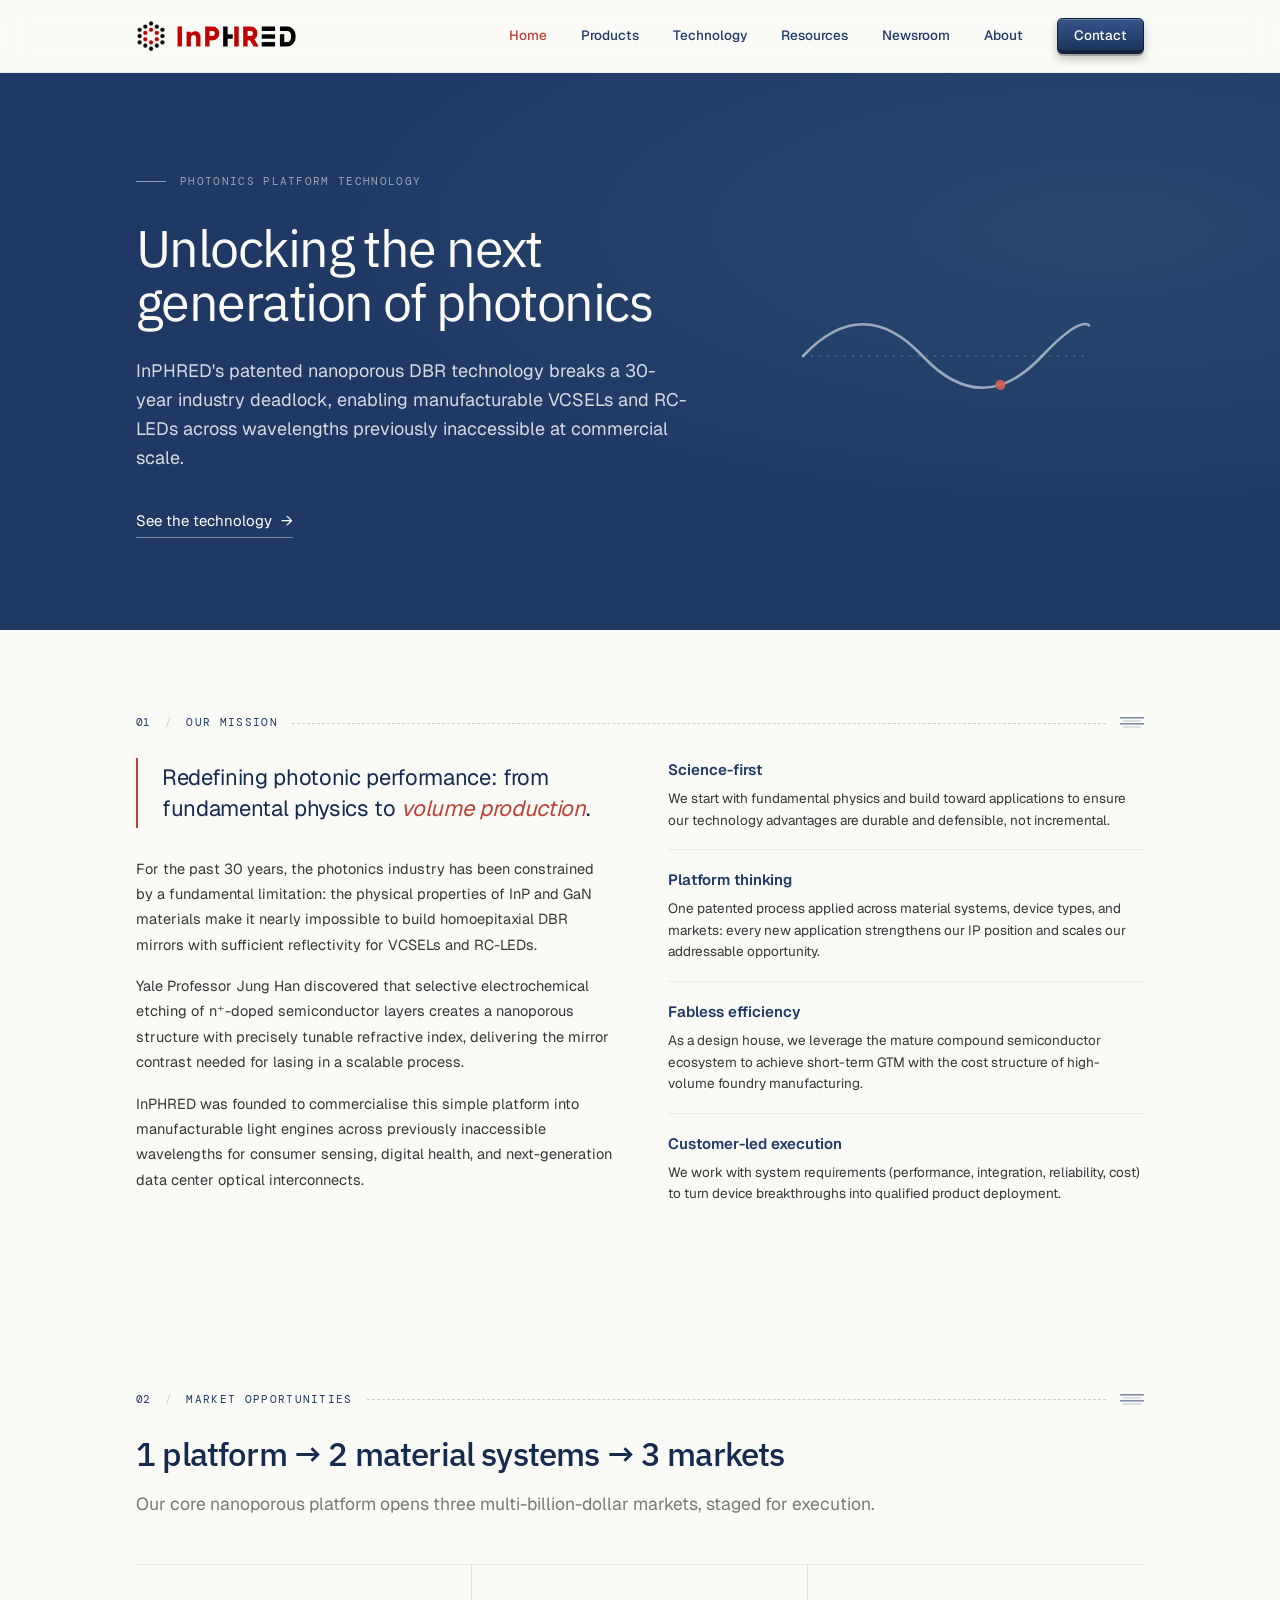
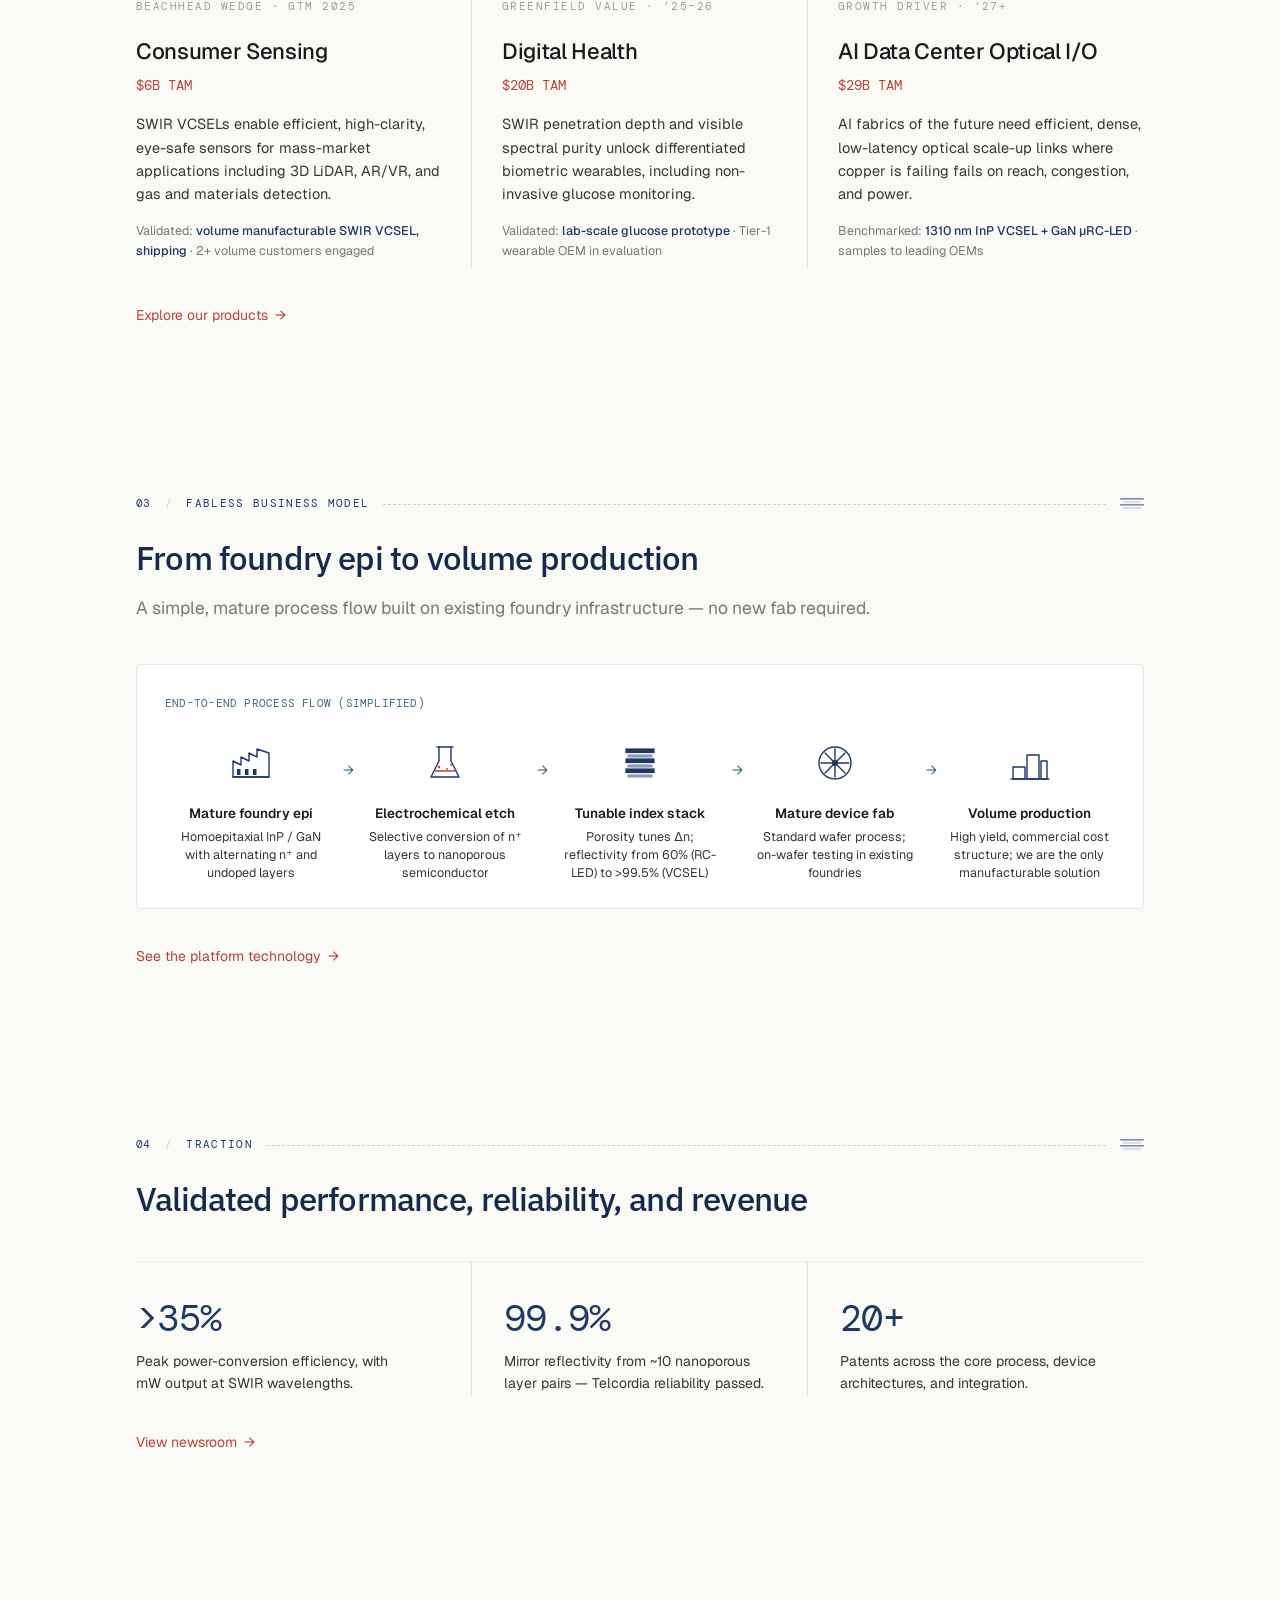
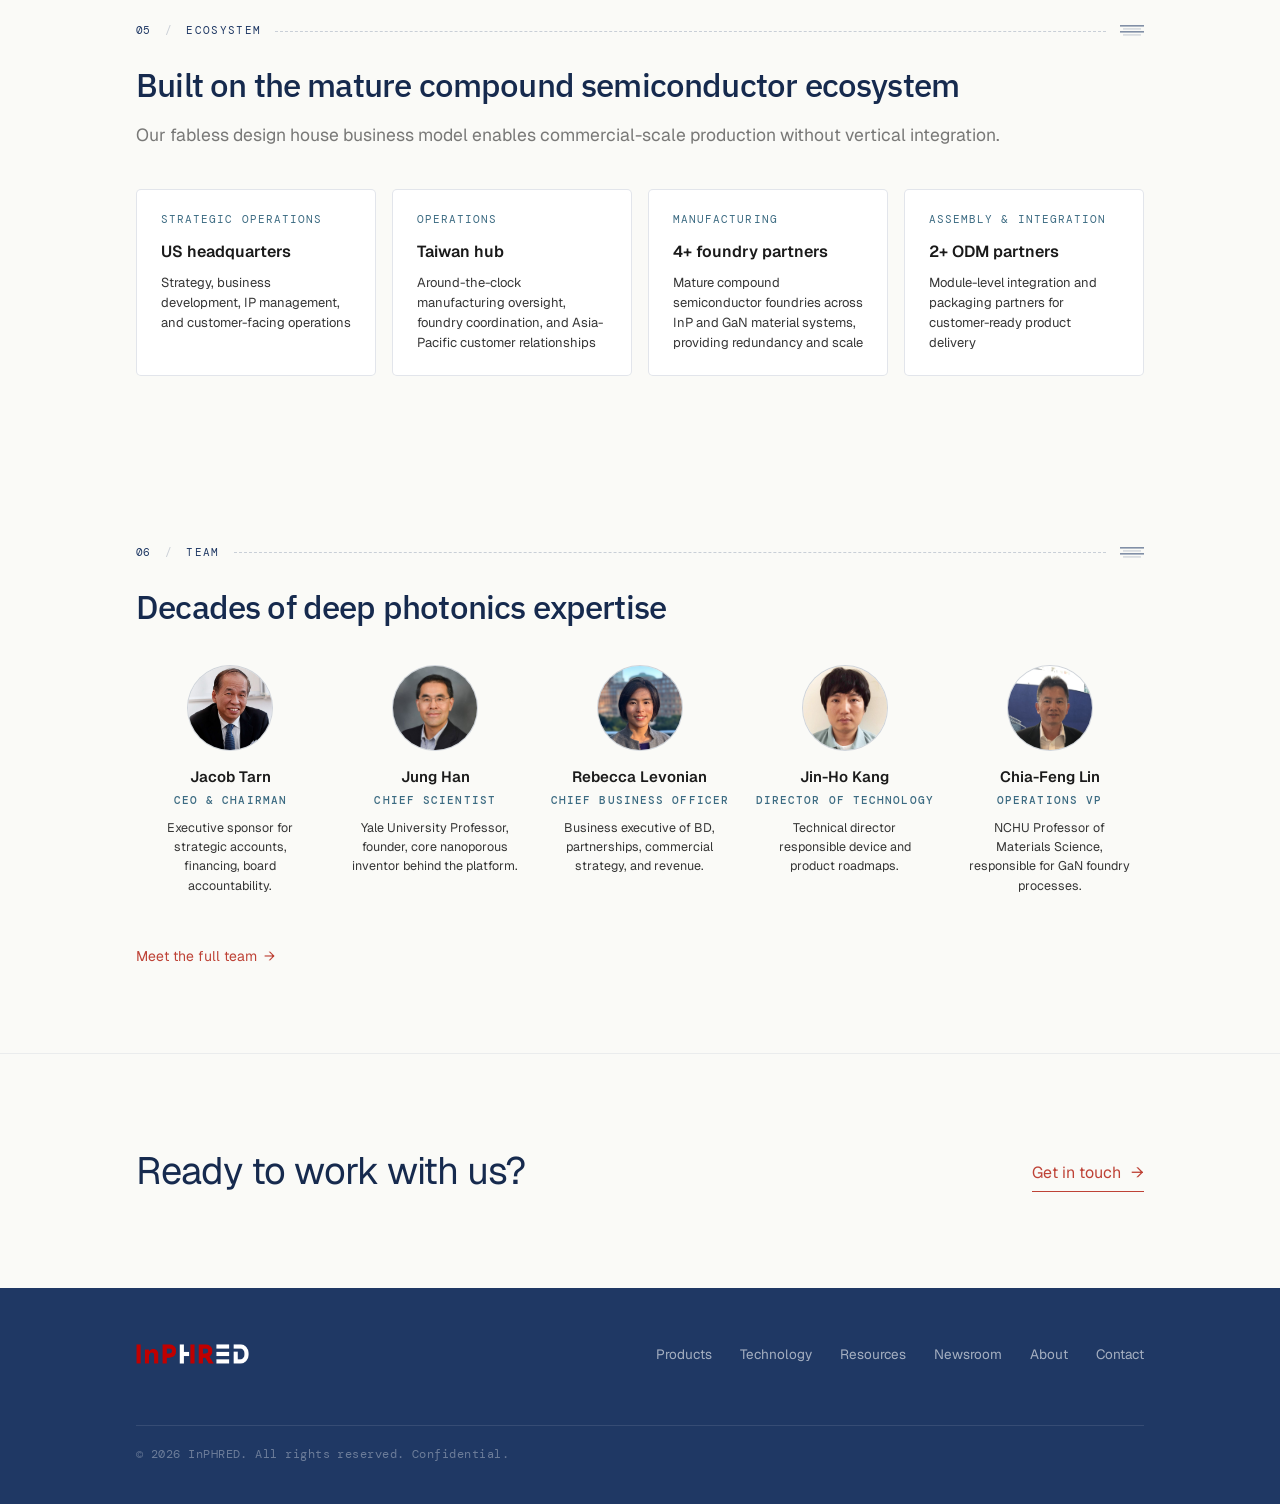
<file: index.html>
<!DOCTYPE html>
<html lang="en">
<head>
<meta charset="UTF-8">
<meta name="viewport" content="width=device-width, initial-scale=1.0">
<title>InPHRED — Next-Generation Photonics</title>
<link rel="icon" type="image/png" href="logo.png">
<link rel="apple-touch-icon" href="logo.png">
<link rel="stylesheet" href="style.css">
</head>
<body class="theme-warm">

<!-- icon sprite -->
<svg width="0" height="0" style="position:absolute" aria-hidden="true"><defs>
  <symbol id="ic-stack" viewBox="0 0 24 14">
    <rect x="0" y="1" width="24" height="1.6" fill="#1F3864"></rect><rect x="3" y="4.5" width="18" height="0.9" fill="#1F3864" opacity="0.55"></rect>
    <rect x="0" y="7" width="24" height="1.6" fill="#1F3864"></rect><rect x="3" y="10.5" width="18" height="0.9" fill="#1F3864" opacity="0.55"></rect>
  </symbol>
  <symbol id="ic-foundry" viewBox="0 0 56 56"><g fill="none" stroke="#1F3864" stroke-width="1.4" stroke-linejoin="round" stroke-linecap="round">
    <path d="M10 42 V26 L18 30 V22 L26 26 V18 L34 22 V14 L46 18 V42 Z"></path><line x1="10" y1="42" x2="46" y2="42"></line>
    <rect x="14" y="34" width="3.5" height="6" fill="#1F3864" stroke="none"></rect><rect x="22" y="34" width="3.5" height="6" fill="#1F3864" stroke="none"></rect><rect x="30" y="34" width="3.5" height="6" fill="#1F3864" stroke="none"></rect></g></symbol>
  <symbol id="ic-etch" viewBox="0 0 56 56"><g fill="none" stroke="#1F3864" stroke-width="1.4" stroke-linecap="round" stroke-linejoin="round">
    <path d="M22 12 V26 L14 42 H42 L34 26 V12"></path><line x1="20" y1="12" x2="36" y2="12"></line><path d="M18 36 H38" stroke="#BE4236"></path>
    <circle cx="22" cy="32" r="1.2" fill="#BE4236" stroke="none"></circle><circle cx="30" cy="34" r="1" fill="#BE4236" stroke="none"></circle><circle cx="34" cy="30" r="0.9" fill="#BE4236" stroke="none"></circle></g></symbol>
  <symbol id="ic-stack-tall" viewBox="0 0 56 56"><g stroke="#1F3864" stroke-width="1.2">
    <rect x="14" y="14" width="28" height="3.5" fill="#1F3864"></rect><rect x="16" y="20" width="24" height="2" fill="#1F3864" opacity="0.5"></rect>
    <rect x="14" y="24" width="28" height="3.5" fill="#1F3864"></rect><rect x="16" y="30" width="24" height="2" fill="#1F3864" opacity="0.5"></rect>
    <rect x="14" y="34" width="28" height="3.5" fill="#1F3864"></rect><rect x="16" y="40" width="24" height="2" fill="#1F3864" opacity="0.5"></rect></g></symbol>
  <symbol id="ic-wafer" viewBox="0 0 56 56"><g fill="none" stroke="#1F3864" stroke-width="1.4" stroke-linecap="round">
    <circle cx="28" cy="28" r="16"></circle><line x1="14" y1="28" x2="42" y2="28"></line><line x1="28" y1="14" x2="28" y2="42"></line>
    <line x1="18" y1="18" x2="38" y2="38"></line><line x1="38" y1="18" x2="18" y2="38"></line><circle cx="28" cy="28" r="3" fill="#1F3864" stroke="none"></circle></g></symbol>
  <symbol id="ic-volume" viewBox="0 0 56 56"><g fill="none" stroke="#1F3864" stroke-width="1.4" stroke-linejoin="round" stroke-linecap="round">
    <rect x="12" y="32" width="12" height="12"></rect><rect x="26" y="20" width="12" height="24"></rect><rect x="40" y="26" width="6" height="18"></rect><line x1="10" y1="44" x2="48" y2="44"></line></g></symbol>
</defs></svg>

<!-- ── Nav ── -->
<nav class="nav">
  <div class="nav-in">
    <a class="nav-logo" href="index.html"><img src="logo.png" alt="" style="height:30px"><img src="nameplate.png" alt="InPHRED" style="height:21px"></a>
    <div class="nav-links" id="nav-links">
      <a href="index.html" class="active">Home</a>
      <a href="products.html">Products</a>
      <a href="technology.html">Technology</a>
      <a href="resources.html">Resources</a>
      <a href="newsroom.html">Newsroom</a>
      <a href="about.html">About</a>
	  <a class="btn-cta-blue" href="contact.html">Contact</a>
      
    </div>
    <button class="nav-hamburger" id="nav-hamburger" aria-label="Open menu" aria-expanded="false"><span></span><span></span><span></span></button>
  </div>
</nav>

<!-- ── Hero ── -->
<header class="hero">
  <div class="hero-in">
    <div class="hero-copy">
      <div class="eyebrow"><span class="dash"></span>Photonics platform technology</div>
      <h1>Unlocking the next generation of photonics</h1>
      <p>InPHRED's patented nanoporous DBR technology breaks a 30-year industry deadlock, enabling manufacturable VCSELs and RC-LEDs across wavelengths previously inaccessible at commercial scale.</p>
      <a class="hero-cta" href="technology.html">See the technology <span class="ar">→</span></a>
    </div>
    <div class="hero-art" aria-hidden="true"><img src="assets/vector_waveform-light.svg" alt=""></div>
  </div>
</header>

<!-- ── 01 · Mission ── -->
<section class="blk">
  <div class="wrap">
    <div class="marker"><span class="num">01</span><span class="slash">/</span><span class="label">Our Mission</span><div class="rule"></div><svg class="stack"><use href="#ic-stack"/></svg></div>
    <div class="mission-split">
      <div>
        <div class="callout--quote" style="margin-bottom:28px">Redefining photonic performance: from fundamental physics to <em>volume production</em>.</div>
        <p>For the past 30 years, the photonics industry has been constrained by a fundamental limitation: the physical properties of InP and GaN materials make it nearly impossible to build homoepitaxial DBR mirrors with sufficient reflectivity for VCSELs and RC-LEDs.</p>
        <p>Yale Professor Jung Han discovered that selective electrochemical etching of n⁺-doped semiconductor layers creates a nanoporous structure with precisely tunable refractive index, delivering the mirror contrast needed for lasing in a scalable process.</p>
        <p>InPHRED was founded to commercialise this simple platform into manufacturable light engines across previously inaccessible wavelengths for consumer sensing, digital health, and next-generation data center optical interconnects.</p>
      </div>
      <div>
        <div class="values-item"><div class="values-label">Science-first</div><div class="values-text">We start with fundamental physics and build toward applications to ensure our technology advantages are durable and defensible, not incremental.</div></div>
        <div class="values-item"><div class="values-label">Platform thinking</div><div class="values-text">One patented process applied across material systems, device types, and markets: every new application strengthens our IP position and scales our addressable opportunity.</div></div>
        <div class="values-item"><div class="values-label">Fabless efficiency</div><div class="values-text">As a design house, we leverage the mature compound semiconductor ecosystem to achieve short-term GTM with the cost structure of high-volume foundry manufacturing.</div></div>
        <div class="values-item"><div class="values-label">Customer-led execution</div><div class="values-text">We work with system requirements (performance, integration, reliability, cost) to turn device breakthroughs into qualified product deployment.</div></div>
      </div>
    </div>
  </div>
</section>

<!-- ── 02 · Market Opportunities ── -->
<section class="blk">
  <div class="wrap">
    <div class="marker"><span class="num">02</span><span class="slash">/</span><span class="label">Market Opportunities</span><div class="rule"></div><svg class="stack"><use href="#ic-stack"/></svg></div>
    <h2>1 platform → 2 material systems → 3 markets</h2>
    <p class="standfirst">Our core nanoporous platform opens three multi-billion-dollar markets, staged for execution.</p>
    <div class="cols">
      <div class="cols-row">
        <div class="col-item">
          <div class="stage">Beachhead Wedge · GTM 2025</div>
          <div class="name">Consumer Sensing</div>
          <div class="tam">$6B TAM</div>
          <p>SWIR VCSELs enable efficient, high-clarity, eye-safe sensors for mass-market applications including 3D LiDAR, AR/VR, and gas and materials detection.</p>
          <div class="proof">Validated: <b>volume manufacturable SWIR VCSEL, shipping</b> · 2+ volume customers engaged</div>
        </div>
        <div class="col-item">
          <div class="stage">Greenfield Value · ’25–26</div>
          <div class="name">Digital Health</div>
          <div class="tam">$20B TAM</div>
          <p>SWIR penetration depth and visible spectral purity unlock differentiated biometric wearables, including non-invasive glucose monitoring.</p>
          <div class="proof">Validated: <b>lab-scale glucose prototype</b> · Tier-1 wearable OEM in evaluation</div>
        </div>
        <div class="col-item">
          <div class="stage">Growth Driver · ’27+</div>
          <div class="name">AI Data Center Optical I/O</div>
          <div class="tam">$29B TAM</div>
          <p>AI fabrics of the future need efficient, dense, low-latency optical scale-up links where copper is failing fails on reach, congestion, and power.</p>
          <div class="proof">Benchmarked: <b>1310 nm InP VCSEL + GaN µRC-LED</b> · samples to leading OEMs</div>
        </div>
      </div>
    </div>
    <div class="section-cta"><a class="cta-link" href="products.html">Explore our products <span class="arrow">→</span></a></div>
  </div>
</section>

<!-- ── 03 · Fabless Process ── -->
<section class="blk">
  <div class="wrap">
    <div class="marker"><span class="num">03</span><span class="slash">/</span><span class="label">Fabless Business Model</span><div class="rule"></div><svg class="stack"><use href="#ic-stack"/></svg></div>
    <h2>From foundry epi to volume production</h2>
    <p class="standfirst">A simple, mature process flow built on existing foundry infrastructure — no new fab required.</p>
    <div class="process-strip">
      <div class="process-meta">END-TO-END PROCESS FLOW (SIMPLIFIED)</div>
      <div class="process-steps">
        <div class="process-step">
          <div class="process-icon"><svg><use href="#ic-foundry"/></svg></div>
          <div class="process-step-name">Mature foundry epi</div>
          <div class="process-step-desc">Homoepitaxial InP / GaN with alternating n⁺ and undoped layers</div>
        </div>
        <div class="process-arrow">→</div>
        <div class="process-step">
          <div class="process-icon"><svg><use href="#ic-etch"/></svg></div>
          <div class="process-step-name">Electrochemical etch</div>
          <div class="process-step-desc">Selective conversion of n⁺ layers to nanoporous semiconductor</div>
        </div>
        <div class="process-arrow">→</div>
        <div class="process-step">
          <div class="process-icon"><svg><use href="#ic-stack-tall"/></svg></div>
          <div class="process-step-name">Tunable index stack</div>
          <div class="process-step-desc">Porosity tunes Δn; reflectivity from 60% (RC-LED) to &gt;99.5% (VCSEL)</div>
        </div>
        <div class="process-arrow">→</div>
        <div class="process-step">
          <div class="process-icon"><svg><use href="#ic-wafer"/></svg></div>
          <div class="process-step-name">Mature device fab</div>
          <div class="process-step-desc">Standard wafer process; on-wafer testing in existing foundries</div>
        </div>
        <div class="process-arrow">→</div>
        <div class="process-step">
          <div class="process-icon"><svg><use href="#ic-volume"/></svg></div>
          <div class="process-step-name">Volume production</div>
          <div class="process-step-desc">High yield, commercial cost structure; we are the only manufacturable solution</div>
        </div>
      </div>
    </div>
    <div class="section-cta"><a class="cta-link" href="technology.html">See the platform technology <span class="arrow">→</span></a></div>
  </div>
</section>

<!-- ── 04 · Traction ── -->
<section class="blk">
  <div class="wrap">
    <div class="marker"><span class="num">04</span><span class="slash">/</span><span class="label">Traction</span><div class="rule"></div><svg class="stack"><use href="#ic-stack"/></svg></div>
    <h2>Validated performance, reliability, and revenue</h2>
    <div class="stats">
      <div class="stat"><div class="v">&gt;35%</div><div class="l">Peak power-conversion efficiency, with mW output at SWIR wavelengths.</div></div>
      <div class="stat"><div class="v">99.9%</div><div class="l">Mirror reflectivity from ~10 nanoporous layer pairs — Telcordia reliability passed.</div></div>
      <div class="stat"><div class="v">20+</div><div class="l">Patents across the core process, device architectures, and integration.</div></div>
    </div>
    <div class="section-cta"><a class="cta-link" href="newsroom.html">View newsroom <span class="arrow">→</span></a></div>
  </div>
</section>

<!-- ── 05 · Ecosystem ── -->
<section class="blk">
  <div class="wrap">
    <div class="marker"><span class="num">05</span><span class="slash">/</span><span class="label">Ecosystem</span><div class="rule"></div><svg class="stack"><use href="#ic-stack"/></svg></div>
    <h2>Built on the mature compound semiconductor ecosystem</h2>
    <p class="standfirst">Our fabless design house business model enables commercial-scale production without vertical integration.</p>
    <div class="grid-4">
      <div class="partner-card"><div class="partner-type">Strategic Operations</div><div class="partner-name">US headquarters</div><div class="partner-detail">Strategy, business development, IP management, and customer-facing operations</div></div>
      <div class="partner-card"><div class="partner-type">Operations</div><div class="partner-name">Taiwan hub</div><div class="partner-detail">Around-the-clock manufacturing oversight, foundry coordination, and Asia-Pacific customer relationships</div></div>
      <div class="partner-card"><div class="partner-type">Manufacturing</div><div class="partner-name">4+ foundry partners</div><div class="partner-detail">Mature compound semiconductor foundries across InP and GaN material systems, providing redundancy and scale</div></div>
      <div class="partner-card"><div class="partner-type">Assembly &amp; Integration</div><div class="partner-name">2+ ODM partners</div><div class="partner-detail">Module-level integration and packaging partners for customer-ready product delivery</div></div>
    </div>
  </div>
</section>

<!-- ── 06 · Team ── -->
<section class="blk">
  <div class="wrap">
    <div class="marker"><span class="num">06</span><span class="slash">/</span><span class="label">Team</span><div class="rule"></div><svg class="stack"><use href="#ic-stack"/></svg></div>
    <h2>Decades of deep photonics expertise</h2>
    <div class="grid-5">
      <div class="team-card">
        <div class="avatar"><span class="mono-initials">JT</span><img src="assets/team_jacobtarn.png" alt="Jacob Tarn" onerror="this.remove()"></div>
        <div class="team-name">Jacob Tarn</div>
        <div class="team-role">CEO &amp; Chairman</div>
        <div class="team-bio">Executive sponsor for strategic accounts, financing, board accountability.</div>
      </div>
      <div class="team-card">
        <div class="avatar"><span class="mono-initials">JH</span><img src="assets/team_junghan.jpg" alt="Jung Han" onerror="this.remove()"></div>
        <div class="team-name">Jung Han</div>
        <div class="team-role">Chief Scientist</div>
        <div class="team-bio">Yale University Professor, founder, core nanoporous inventor behind the platform.</div>
      </div>
      <div class="team-card">
        <div class="avatar"><span class="mono-initials">RL</span><img src="assets/team_rebeccalevonian.png" alt="Rebecca Levonian" onerror="this.remove()"></div>
        <div class="team-name">Rebecca Levonian</div>
        <div class="team-role">Chief Business Officer</div>
        <div class="team-bio">Business executive of BD, partnerships, commercial strategy, and revenue.</div>
      </div>
      <div class="team-card">
        <div class="avatar"><span class="mono-initials">JK</span><img src="assets/team_jinhokang.png" alt="Jin-Ho Kang" onerror="this.remove()"></div>
        <div class="team-name">Jin-Ho Kang</div>
        <div class="team-role">Director of Technology</div>
        <div class="team-bio">Technical director responsible device and product roadmaps.</div>
      </div>
      <div class="team-card">
        <div class="avatar"><span class="mono-initials">CL</span><img src="assets/team_chiafenglin.jpg" alt="Chia-Feng Lin" onerror="this.remove()"></div>
        <div class="team-name">Chia-Feng Lin</div>
        <div class="team-role">Operations VP</div>
        <div class="team-bio">NCHU Professor of Materials Science, responsible for GaN foundry processes.</div>
      </div>
    </div>
    <div class="section-cta"><a class="cta-link" href="about.html">Meet the full team <span class="arrow">→</span></a></div>
  </div>
</section>

<!-- ── Closing ── -->
<section class="close">
  <div class="wrap close-in">
    <h2>Ready to work with us?</h2>
    <a class="close-cta" href="contact.html">Get in touch <span class="ar">→</span></a>
  </div>
</section>

<!-- ── Footer ── -->
<footer class="footer">
  <div class="foot-in">
    <img src="nameplate_light.png" alt="InPHRED">
    <div class="foot-links"><a href="products.html">Products</a><a href="technology.html">Technology</a><a href="resources.html">Resources</a><a href="newsroom.html">Newsroom</a><a href="about.html">About</a><a href="contact.html">Contact</a></div>
    <div class="foot-copy">© 2026 InPHRED. All rights reserved. Confidential.</div>
  </div>
</footer>

<script src="nav.js"></script>
</body>
</html>
</file>
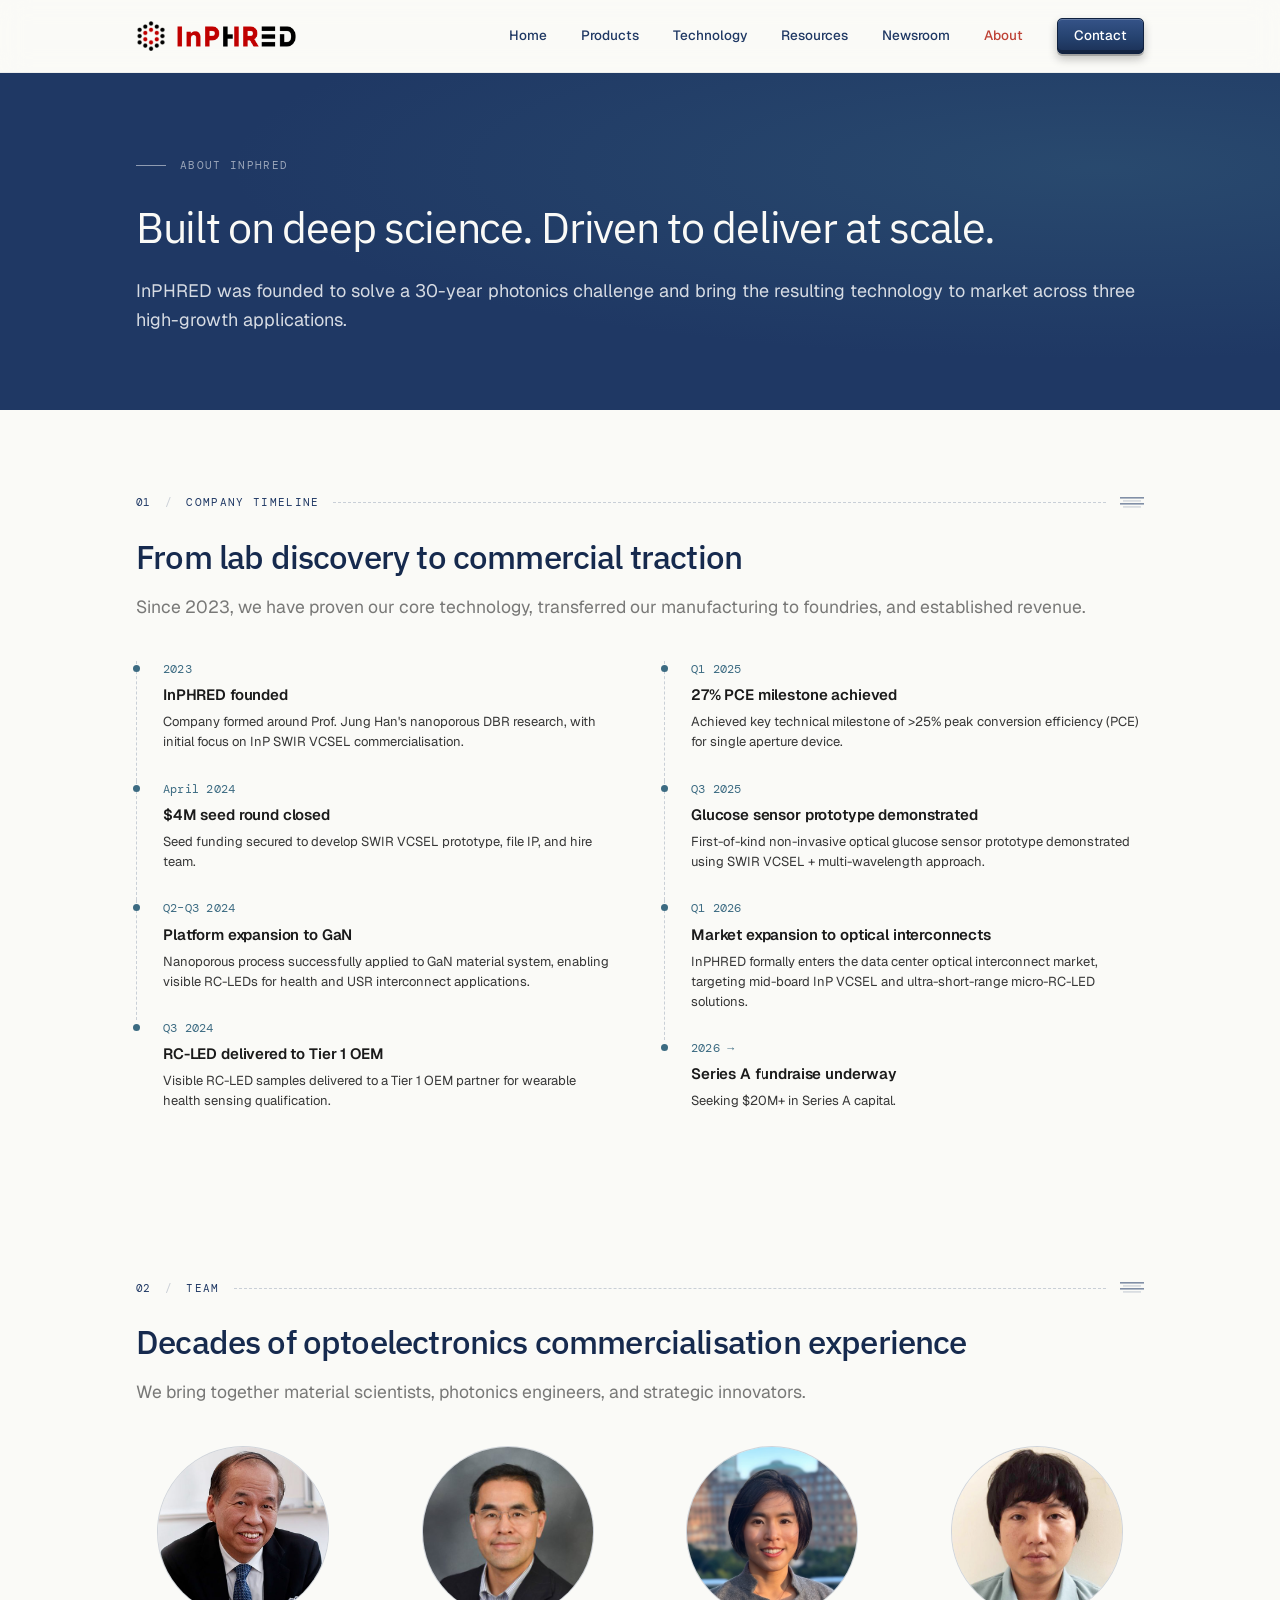
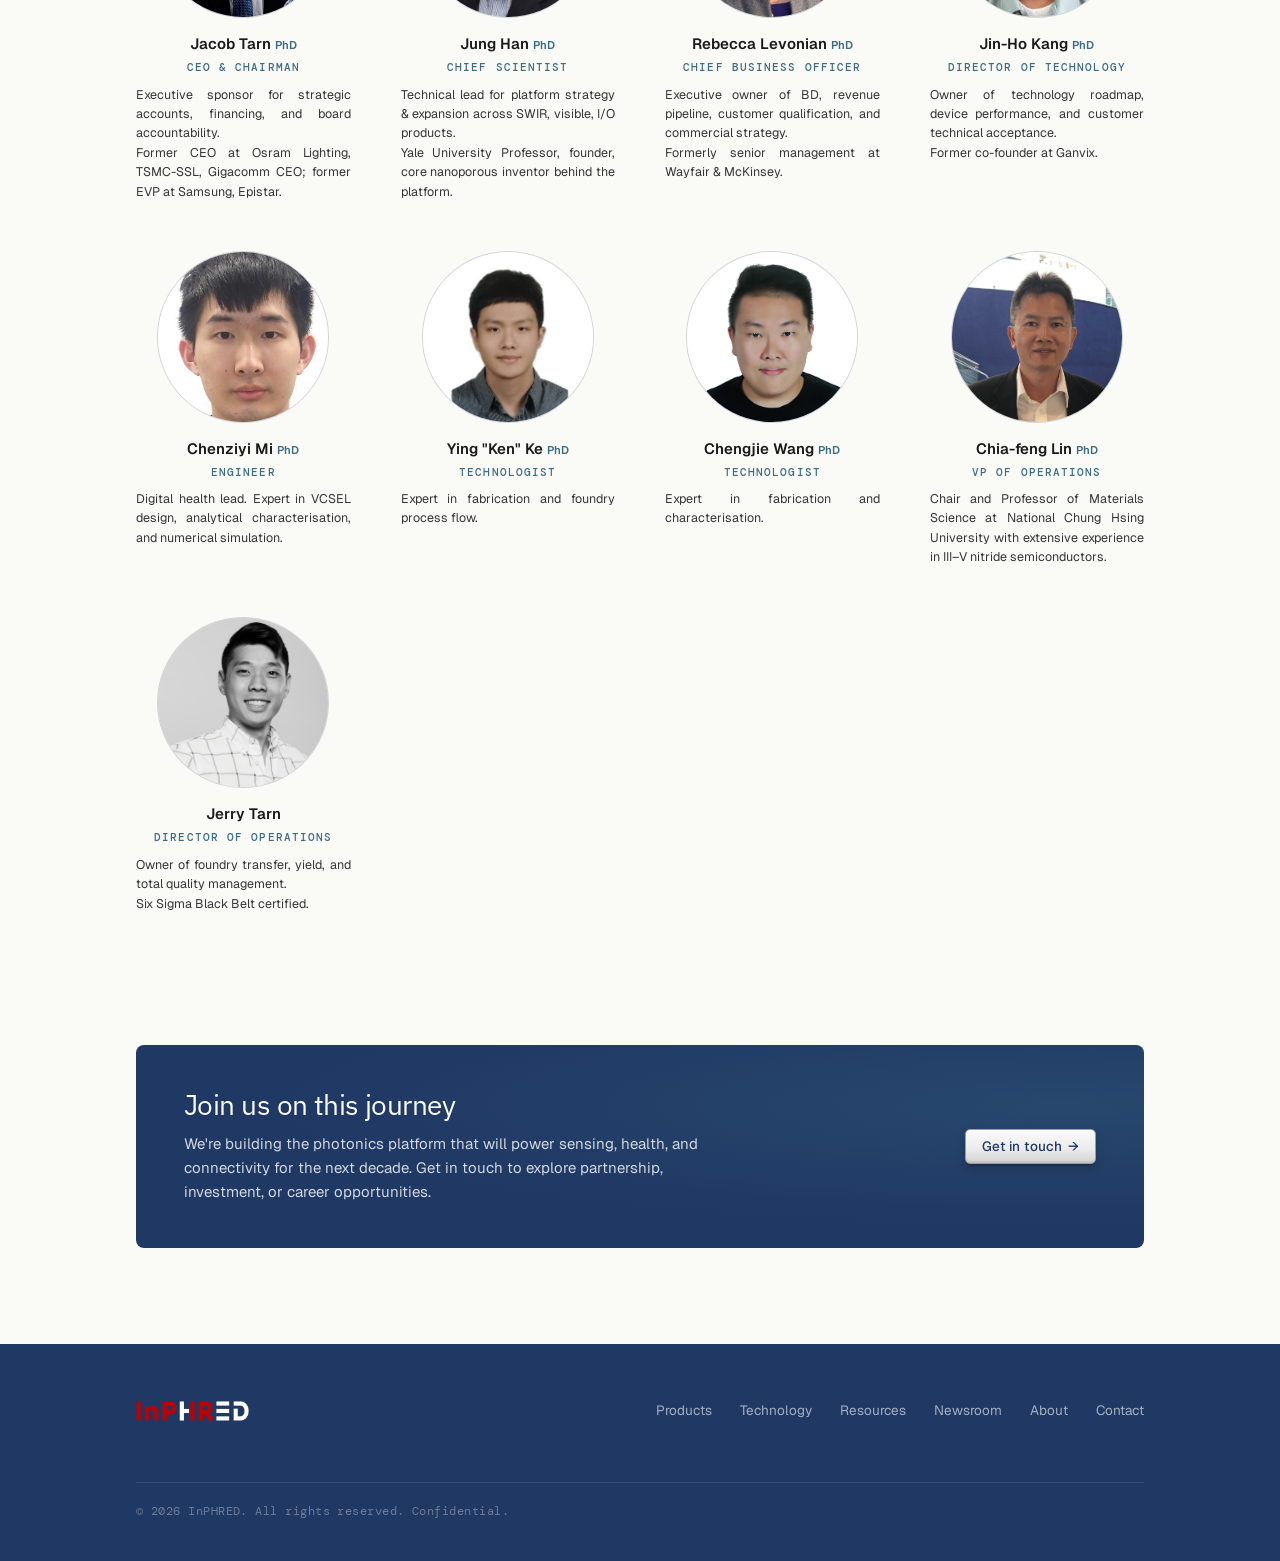
<file: about.html>
<!DOCTYPE html>
<html lang="en">
<head>
<meta charset="UTF-8">
<meta name="viewport" content="width=device-width, initial-scale=1.0">
<title>About — InPHRED</title>
<link rel="icon" type="image/png" href="logo.png">
<link rel="apple-touch-icon" href="logo.png">
<link rel="stylesheet" href="style.css">
</head>
<body class="theme-warm">

<svg width="0" height="0" style="position:absolute" aria-hidden="true"><defs>
  <symbol id="ic-stack" viewBox="0 0 24 14">
    <rect x="0" y="1" width="24" height="1.6" fill="#1F3864"></rect><rect x="3" y="4.5" width="18" height="0.9" fill="#1F3864" opacity="0.55"></rect>
    <rect x="0" y="7" width="24" height="1.6" fill="#1F3864"></rect><rect x="3" y="10.5" width="18" height="0.9" fill="#1F3864" opacity="0.55"></rect>
  </symbol>
</defs></svg>

<!-- ── Nav ── -->
<nav class="nav">
  <div class="nav-in">
    <a class="nav-logo" href="index.html"><img src="logo.png" alt="" style="height:30px"><img src="nameplate.png" alt="InPHRED" style="height:21px"></a>
    <div class="nav-links" id="nav-links">
      <a href="index.html">Home</a>
      <a href="products.html">Products</a>
      <a href="technology.html">Technology</a>
      <a href="resources.html">Resources</a>
      <a href="newsroom.html">Newsroom</a>
      <a href="about.html" class="active">About</a>
      <a class="btn-cta-blue" href="contact.html">Contact</a>
    </div>
    <button class="nav-hamburger" id="nav-hamburger" aria-label="Open menu" aria-expanded="false"><span></span><span></span><span></span></button>
  </div>
</nav>

<!-- ── Hero ── -->
<header class="hero hero-sm">
  <div class="hero-in">
    <div class="hero-copy">
      <div class="eyebrow"><span class="dash"></span>About InPHRED</div>
      <h1>Built on deep science. Driven to deliver at scale.</h1>
      <p>InPHRED was founded to solve a 30-year photonics challenge and bring the resulting technology to market across three high-growth applications.</p>
    </div>
  </div>
</header>

<!-- ── 01 · Company timeline ── -->
<section class="blk">
  <div class="wrap">
    <div class="marker"><span class="num">01</span><span class="slash">/</span><span class="label">Company Timeline</span><div class="rule"></div><svg class="stack"><use href="#ic-stack"/></svg></div>
    <h2>From lab discovery to commercial traction</h2>
    <p class="standfirst">Since 2023, we have proven our core technology, transferred our manufacturing to foundries, and established revenue.</p>

    <div class="timeline-grid">
      <div class="timeline">
        <div class="timeline-item"><div class="timeline-date">2023</div><div class="timeline-title">InPHRED founded</div><div class="timeline-desc">Company formed around Prof. Jung Han's nanoporous DBR research, with initial focus on InP SWIR VCSEL commercialisation.</div></div>
        <div class="timeline-item"><div class="timeline-date">April 2024</div><div class="timeline-title">$4M seed round closed</div><div class="timeline-desc">Seed funding secured to develop SWIR VCSEL prototype, file IP, and hire team.</div></div>
        <div class="timeline-item"><div class="timeline-date">Q2–Q3 2024</div><div class="timeline-title">Platform expansion to GaN</div><div class="timeline-desc">Nanoporous process successfully applied to GaN material system, enabling visible RC-LEDs for health and USR interconnect applications.</div></div>
        <div class="timeline-item"><div class="timeline-date">Q3 2024</div><div class="timeline-title">RC-LED delivered to Tier 1 OEM</div><div class="timeline-desc">Visible RC-LED samples delivered to a Tier 1 OEM partner for wearable health sensing qualification.</div></div>
      </div>
      <div class="timeline">
        <div class="timeline-item"><div class="timeline-date">Q1 2025</div><div class="timeline-title">27% PCE milestone achieved</div><div class="timeline-desc">Achieved key technical milestone of &gt;25% peak conversion efficiency (PCE) for single aperture device.</div></div>
        <div class="timeline-item"><div class="timeline-date">Q3 2025</div><div class="timeline-title">Glucose sensor prototype demonstrated</div><div class="timeline-desc">First-of-kind non-invasive optical glucose sensor prototype demonstrated using SWIR VCSEL + multi-wavelength approach.</div></div>
        <div class="timeline-item"><div class="timeline-date">Q1 2026</div><div class="timeline-title">Market expansion to optical interconnects</div><div class="timeline-desc">InPHRED formally enters the data center optical interconnect market, targeting mid-board InP VCSEL and ultra-short-range micro-RC-LED solutions.</div></div>
        <div class="timeline-item"><div class="timeline-date">2026 →</div><div class="timeline-title">Series A fundraise underway</div><div class="timeline-desc">Seeking $20M+ in Series A capital.</div></div>
      </div>
    </div>
  </div>
</section>

<!-- ── 02 · The Team ── -->
<section class="blk">
  <div class="wrap">
    <div class="marker"><span class="num">02</span><span class="slash">/</span><span class="label">Team</span><div class="rule"></div><svg class="stack"><use href="#ic-stack"/></svg></div>
    <h2>Decades of optoelectronics commercialisation experience</h2>
    <p class="standfirst">We bring together material scientists, photonics engineers, and strategic innovators.</p>

    <div class="grid-team">
      <div class="team-card-lg">
        <a href="https://www.linkedin.com/in/jacob-tarn-93543472/"><div class="avatar"><span class="mono-initials">JT</span><img src="assets/team_jacobtarn.png" alt="Jacob Tarn" onerror="this.remove()"></a></div>
        <div class="team-name">Jacob Tarn <span style="font-size:75%; color:var(--blue)">PhD</p></div>
        <div class="team-role">CEO &amp; Chairman</div>
        <div class="team-prev">Executive sponsor for strategic accounts, financing, and board accountability.<p>Former CEO at Osram Lighting, TSMC-SSL, Gigacomm CEO; former EVP at Samsung, Epistar.</div>
      </div>
      <div class="team-card-lg">
        <a href="https://engineering.yale.edu/research-and-faculty/faculty-directory/jung-han"><div class="avatar"><span class="mono-initials">JH</span><img src="assets/team_junghan.jpg" alt="Jung Han" onerror="this.remove()"></a></div>
        <div class="team-name">Jung Han <span style="font-size:75%; color:var(--blue)">PhD</p></div>
        <div class="team-role">Chief Scientist</div>
        <div class="team-prev">Technical lead for platform strategy & expansion across SWIR, visible, I/O products.<p>Yale University Professor, founder, core nanoporous inventor behind the platform.</div>
      </div>
      <div class="team-card-lg">
        <a href="https://www.linkedin.com/in/rhlevonian/"><div class="avatar"><span class="mono-initials">RL</span><img src="assets/team_rebeccalevonian.png" alt="Rebecca Levonian" onerror="this.remove()"></a></div>
        <div class="team-name">Rebecca Levonian <span style="font-size:75%; color:var(--blue)">PhD</p></div>
        <div class="team-role">Chief Business Officer</div>
        <div class="team-prev">Executive owner of BD, revenue pipeline, customer qualification, and commercial strategy.<p>Formerly senior management at Wayfair &amp; McKinsey.</div>
      </div>
      <div class="team-card-lg">
        <a href="https://www.linkedin.com/in/jin-ho-kang-14b408131/"><div class="avatar"><span class="mono-initials">JK</span><img src="assets/team_jinhokang.png" alt="Jin-Ho Kang" onerror="this.remove()"></a></div>
        <div class="team-name">Jin-Ho Kang <span style="font-size:75%; color:var(--blue)">PhD</p></div>
        <div class="team-role">Director of Technology</div>
        <div class="team-prev">Owner of technology roadmap, device performance, and customer technical acceptance.<p>Former co-founder at Ganvix.</div>
      </div>

      <div class="team-card-lg">
        <a href="https://www.linkedin.com/in/chenziyi-mi-5321aa323/"><div class="avatar"><span class="mono-initials">CM</span><img src="assets/team_chenziyimi.jpg" alt="Chenziyi Mi" onerror="this.remove()"></a></div>
        <div class="team-name">Chenziyi Mi <span style="font-size:75%; color:var(--blue)">PhD</p></div>
        <div class="team-role">Engineer</div>
        <div class="team-prev">Digital health lead. Expert in VCSEL design, analytical characterisation, and numerical simulation.</div>
      </div>
      <div class="team-card-lg">
        <a href="https://www.linkedin.com/in/ying-ke-aab35a280/"><div class="avatar"><span class="mono-initials">KK</span><img src="assets/team_kenke.jpg" alt="Ken Ke" onerror="this.remove()"></a></div>
        <div class="team-name">Ying "Ken" Ke <span style="font-size:75%; color:var(--blue)">PhD</p></div>
        <div class="team-role">Technologist</div>
        <div class="team-prev">Expert in fabrication and foundry process flow.</div>
      </div>
      <div class="team-card-lg">
        <a href="https://www.linkedin.com/in/cheng-jie-wang-364137318/"><div class="avatar"><span class="mono-initials">CW</span><img src="assets/team_chengjiewang.jpg" alt="Chengjie Wang" onerror="this.remove()"></a></div>
        <div class="team-name">Chengjie Wang <span style="font-size:75%; color:var(--blue)">PhD</p></div>
        <div class="team-role">Technologist</div>
        <div class="team-prev">Expert in fabrication and characterisation.</div>
      </div>
      <div class="team-card-lg">
        <a href="https://www.mse.nchu.edu.tw/en/members/teacher/Chia-Feng-Lin-59369491"><div class="avatar"><span class="mono-initials">CL</span><img src="assets/team_chiafenglin.jpg" alt="Chia-Feng Lin" onerror="this.remove()"></a></div>
        <div class="team-name">Chia-feng Lin <span style="font-size:75%; color:var(--blue)">PhD</p></div>
        <div class="team-role">VP of Operations</div>
        <div class="team-prev">Chair and Professor of Materials Science at National Chung Hsing University with extensive experience in III–V nitride semiconductors.</div>
      </div>
      <div class="team-card-lg">
        <a href="https://www.linkedin.com/in/jerrytarn223/"><div class="avatar"><span class="mono-initials">JT</span><img src="assets/team_jerrytarn.jpeg" alt="Jerry Tarn" onerror="this.remove()"></a></div>
        <div class="team-name">Jerry Tarn</div>
        <div class="team-role">Director of Operations</div>
        <div class="team-prev">Owner of foundry transfer, yield, and total quality management.<p>Six Sigma Black Belt certified.</div>
      </div>
    </div>
  </div>
</section>


<!-- ── 03 · Board ──
<section class="blk">
  <div class="wrap">
    <div class="marker"><span class="num">03</span><span class="slash">/</span><span class="label">Board</span><div class="rule"></div><svg class="stack"><use href="#ic-stack"/></svg></div>
    <h2>Diverse expertise in technology execution</h2>
    <p class="standfirst">We are supported by world-class industry leaders and entrepreneurs.</p>

    <div class="grid-team">
      <div class="team-card-lg">
        <a href="https://www.linkedin.com/in/steven-lee-657029203/"><div class="avatar"><span class="mono-initials">PH</span><img src="assets/team_stevenlee.png" alt="Steven Lee" onerror="this.remove()"></a></div>
        <div class="team-name">Steven Lee <span style="font-size:75%; color:var(--blue)">MBA</p></div>
        <div class="team-role">Director</div>
        <div class="team-prev">Taiwania Capital Managing Partner, with more than 25 years of VC experience supporting technology companies through investment, international expansion, strategic development, and commercialization</div>
      </div>
      <div class="team-card-lg">
        <a href="https://www.linkedin.com/in/peter-hsieh-9165a/"><div class="avatar"><span class="mono-initials">SL</span><img src="assets/team_peterhsieh.png" alt="Peter Hsieh" onerror="this.remove()"></a></div>
        <div class="team-name">Peter Hsieh <span style="font-size:75%; color:var(--blue)">PhD</p></div>
        <div class="team-role">Director</div>
        <div class="team-prev">Acorn Pacific Ventures General Partner; veteran VC investor and technology executive with decades of experience in cross-border investment, company building, and board governance.</div>
      </div>
      <div class="team-card-lg">
        <a href="http://www.dingdingtv.com/?p=62577"><div class="avatar"><span class="mono-initials">HK</span><img src="assets/team_hsingkung.png" alt="Hsing Kung" onerror="this.remove()"></a></div>
        <div class="team-name">Hsing Kung <span style="font-size:75%; color:var(--blue)">PhD</p></div>
        <div class="team-role">Advisor</div>
        <div class="team-prev">Pioneering Silicon Valley optical-communications entrepreneur and investor who helped build companies including SDL, Luxnet, Pine Photonics, and Innolight.</div>
      </div>
      <div class="team-card-lg">
        <a href="https://www.linkedin.com/in/davidcwang/"><div class="avatar"><span class="mono-initials">DW</span><img src="assets/team_davidwang.png" alt="David Wang" onerror="this.remove()"></a></div>
        <div class="team-name">David Wang <span style="font-size:75%; color:var(--blue)">MS</p></div>
        <div class="team-role">Advisor</div>
        <div class="team-prev">AMD SVP of GPU Technologies and Engineering, with more than 30 years of deep expertise in technology strategy, complex product development, and scaling advanced semiconductor platforms.</div>
      </div>
      
    </div>
  </div>
</section> -->


<!-- ── Closing CTA ── -->
<section class="cta-sec">
  <div class="wrap">
    <div class="cta-banner">
      <div>
        <h2>Join us on this journey</h2>
        <p>We're building the photonics platform that will power sensing, health, and connectivity for the next decade. Get in touch to explore partnership, investment, or career opportunities.</p>
      </div>
      <a href="contact.html" class="btn-cta-white">Get in touch <span class="arrow">→</span></a>
    </div>
  </div>
</section>

<!-- ── Footer ── -->
<footer class="footer">
  <div class="foot-in">
    <img src="nameplate_light.png" alt="InPHRED">
    <div class="foot-links"><a href="products.html">Products</a><a href="technology.html">Technology</a><a href="resources.html">Resources</a><a href="newsroom.html">Newsroom</a><a href="about.html">About</a><a href="contact.html">Contact</a></div>
    <div class="foot-copy">© 2026 InPHRED. All rights reserved. Confidential.</div>
  </div>
</footer>

<script src="nav.js"></script>
</body>
</html>
</file>
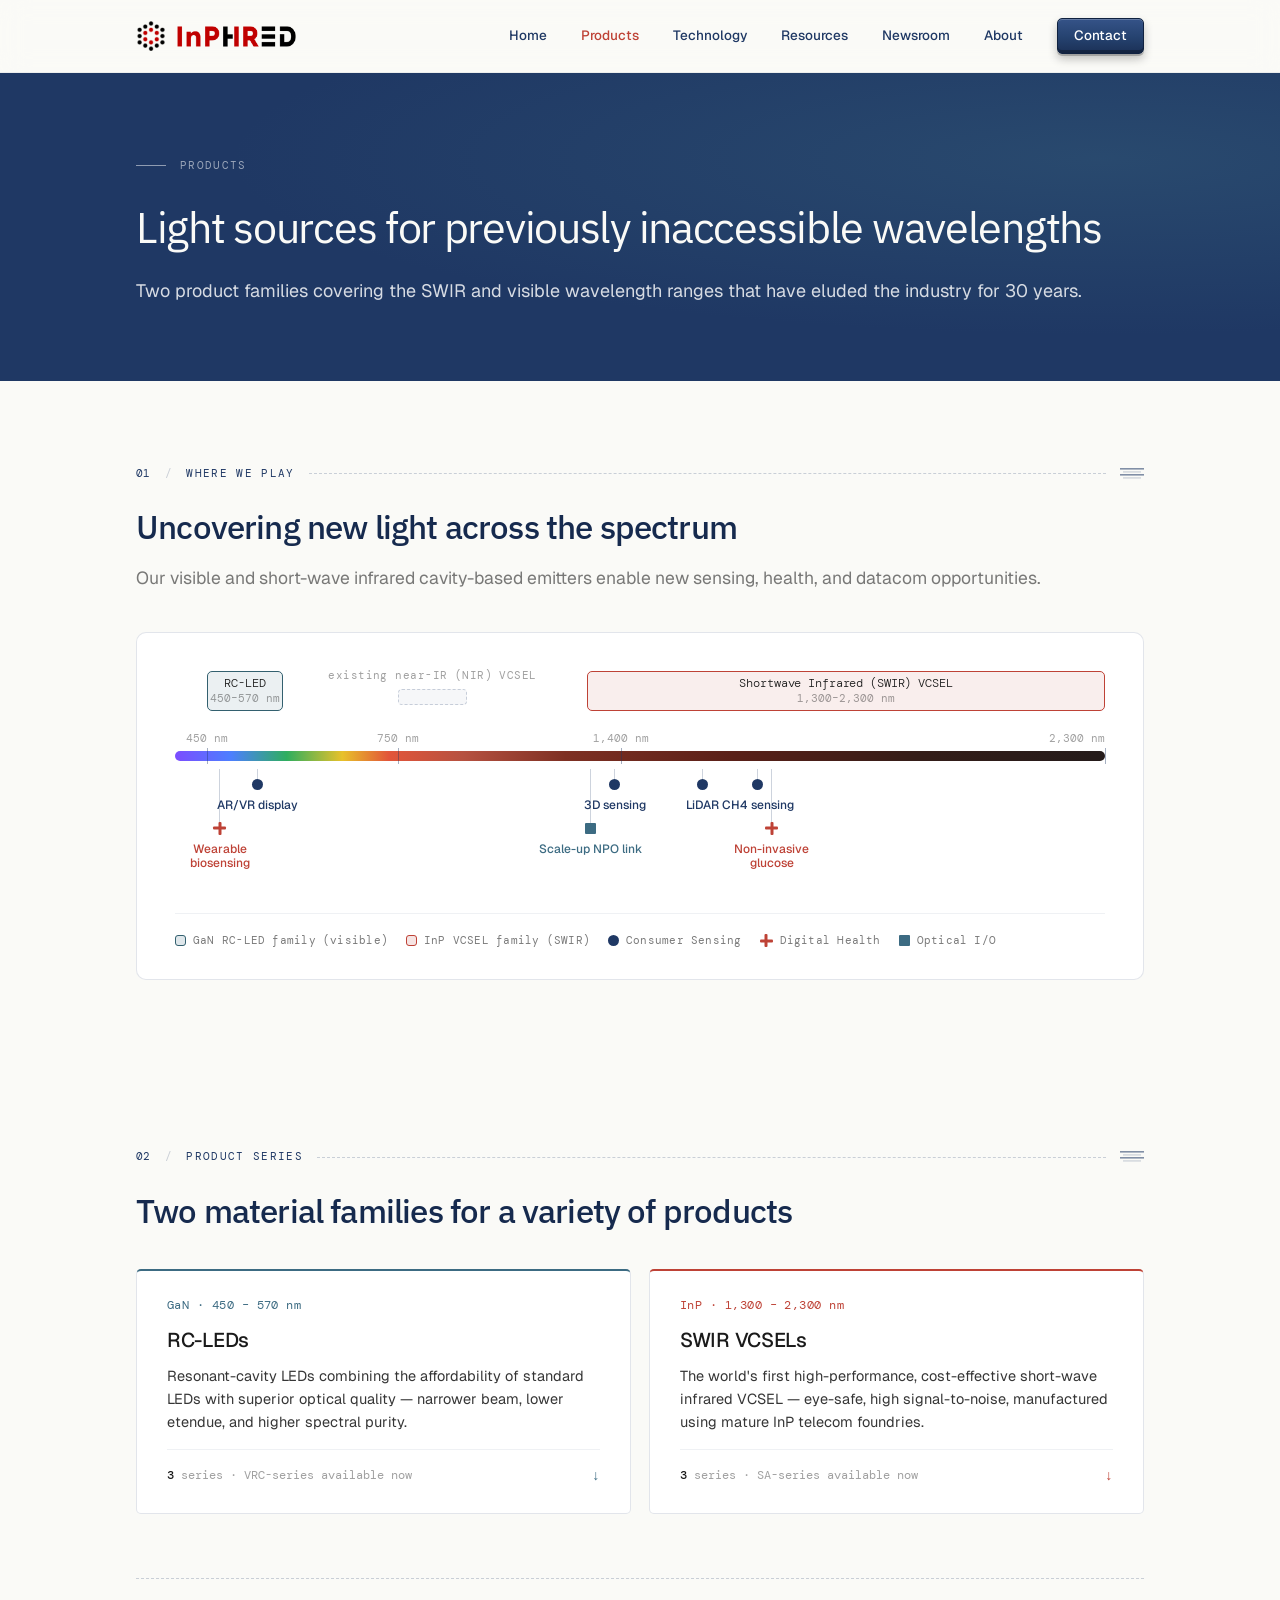
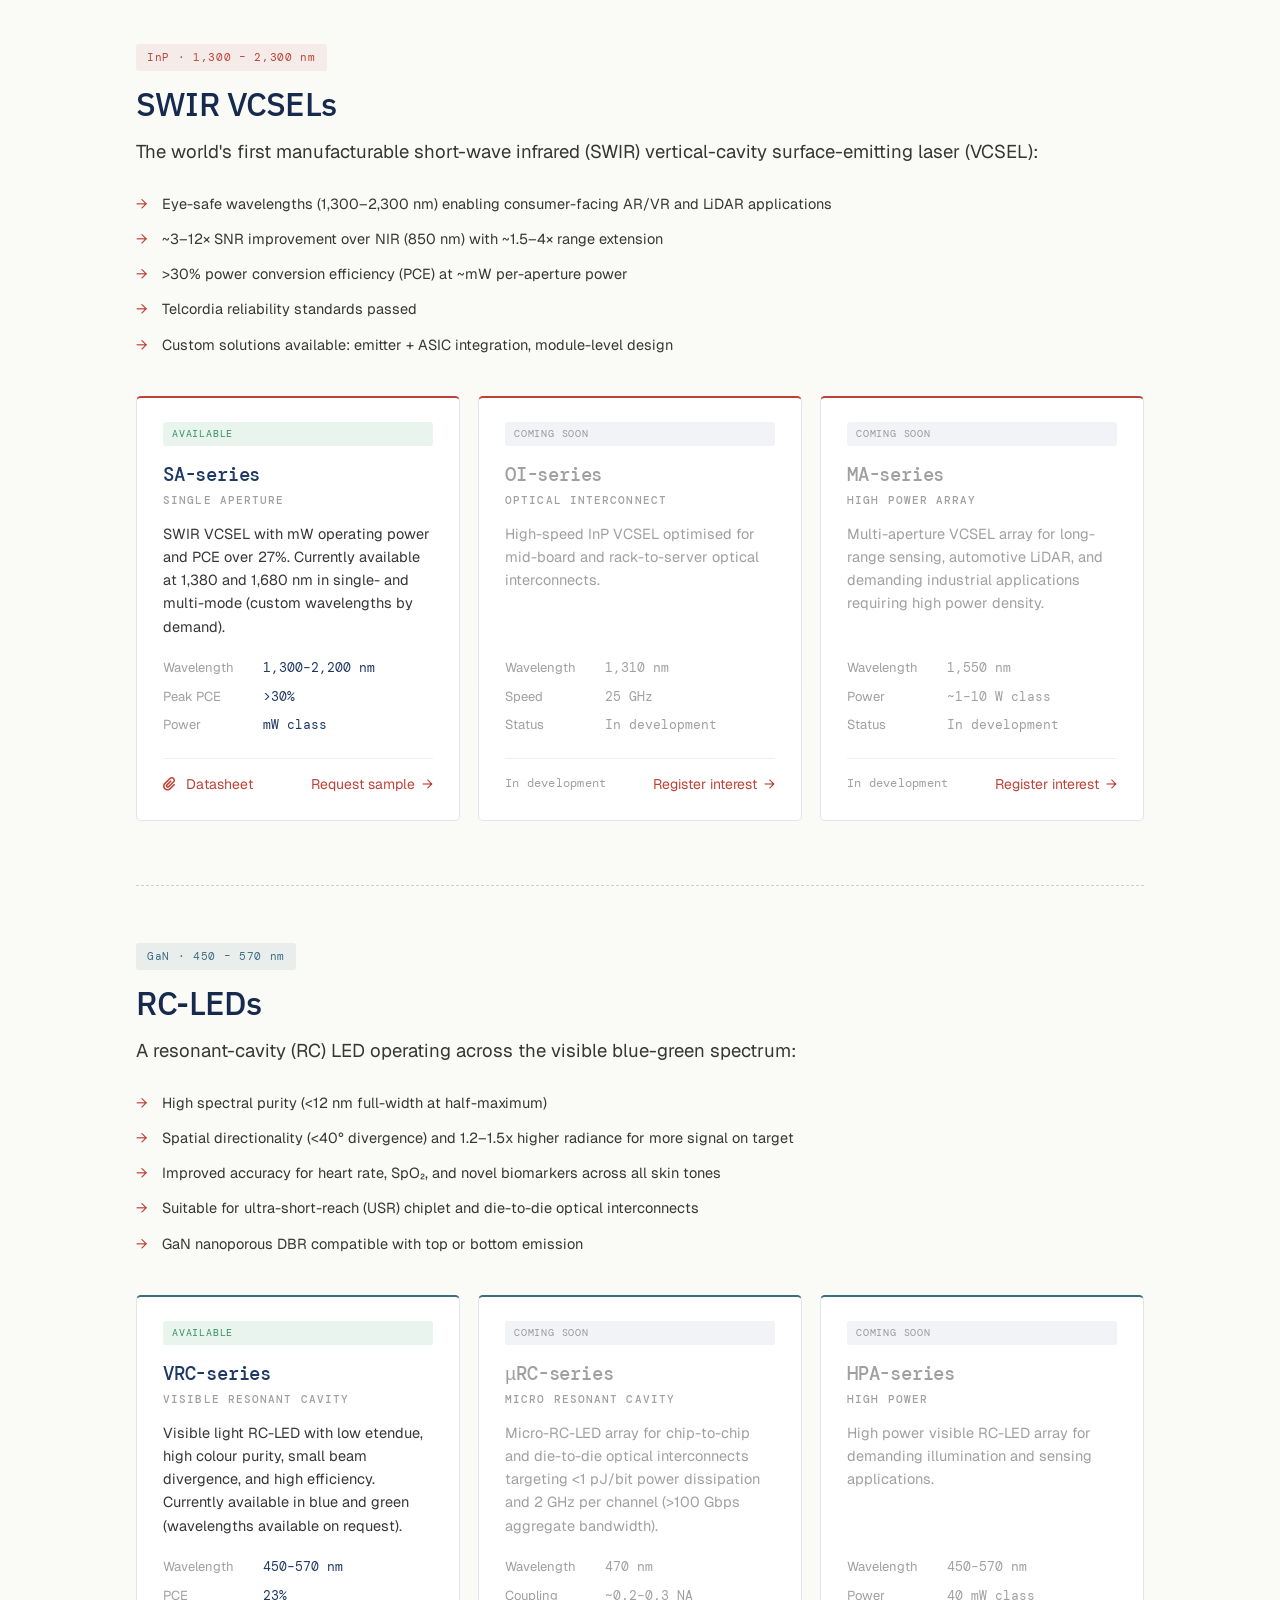
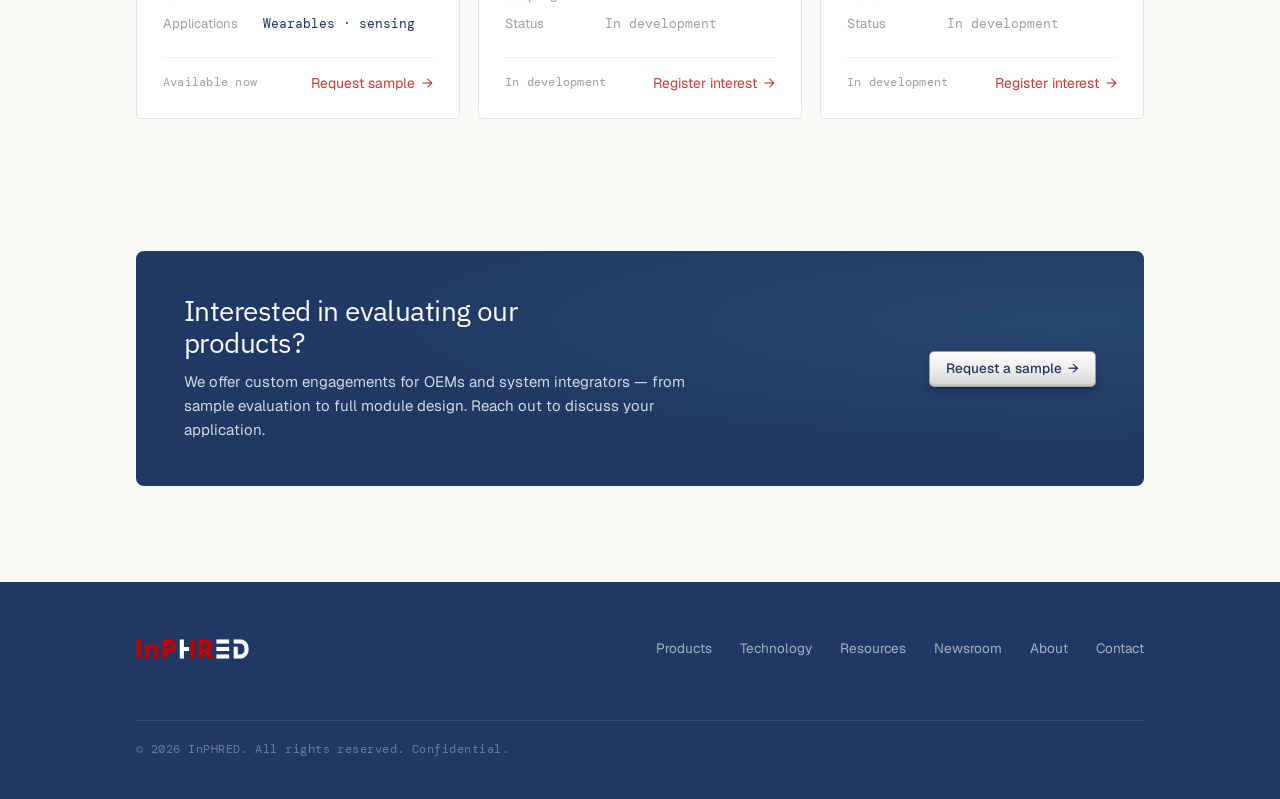
<file: products.html>
<!DOCTYPE html>
<html lang="en">
<head>
<meta charset="UTF-8">
<meta name="viewport" content="width=device-width, initial-scale=1.0">
<title>Products — InPHRED</title>
<link rel="icon" type="image/png" href="logo.png">
<link rel="apple-touch-icon" href="logo.png">
<link rel="stylesheet" href="https://cdnjs.cloudflare.com/ajax/libs/font-awesome/6.3.0/css/all.min.css">
<link rel="stylesheet" href="style.css">
</head>
<body class="theme-warm">

<svg width="0" height="0" style="position:absolute" aria-hidden="true"><defs>
  <symbol id="ic-stack" viewBox="0 0 24 14">
    <rect x="0" y="1" width="24" height="1.6" fill="#1F3864"></rect><rect x="3" y="4.5" width="18" height="0.9" fill="#1F3864" opacity="0.55"></rect>
    <rect x="0" y="7" width="24" height="1.6" fill="#1F3864"></rect><rect x="3" y="10.5" width="18" height="0.9" fill="#1F3864" opacity="0.55"></rect>
  </symbol>
</defs></svg>

<!-- ── Nav ── -->
<nav class="nav">
  <div class="nav-in">
    <a class="nav-logo" href="index.html"><img src="logo.png" alt="" style="height:30px"><img src="nameplate.png" alt="InPHRED" style="height:21px"></a>
    <div class="nav-links" id="nav-links">
      <a href="index.html">Home</a>
      <a href="products.html" class="active">Products</a>
      <a href="technology.html">Technology</a>
      <a href="resources.html">Resources</a>
      <a href="newsroom.html">Newsroom</a>
      <a href="about.html">About</a>
      <a class="btn-cta-blue" href="contact.html">Contact</a>
    </div>
    <button class="nav-hamburger" id="nav-hamburger" aria-label="Open menu" aria-expanded="false"><span></span><span></span><span></span></button>
  </div>
</nav>

<!-- ── Hero ── -->
<header class="hero hero-sm">
  <div class="hero-in">
    <div class="hero-copy">
      <div class="eyebrow"><span class="dash"></span>Products</div>
      <h1>Light sources for previously inaccessible wavelengths</h1>
      <p>Two product families covering the SWIR and visible wavelength ranges that have eluded the industry for 30 years.</p>
    </div>
  </div>
</header>

<!-- ── 01 · Where we play (spectrum map) ── -->
<section class="blk">
  <div class="wrap">
    <div class="marker"><span class="num">01</span><span class="slash">/</span><span class="label">Where We Play</span><div class="rule"></div><svg class="stack"><use href="#ic-stack"/></svg></div>
    <h2>Uncovering new light across the spectrum</h2>
    <p class="standfirst">Our visible and short-wave infrared cavity-based emitters enable new sensing, health, and datacom opportunities.</p>

    <figure class="spectrum">
      <div class="spectrum-stage">
        <!-- faint region zones -->
        <!-- <div class="spec-zones">
          <div class="spec-zone vis" style="width:24%"></div>
          <div class="spec-zone nir" style="width:24%"></div>
          <div class="spec-zone swir" style="width:52%"></div>
        </div>
        <div class="spec-zonelabel" style="left:0">Visible</div>
        <div class="spec-zonelabel" style="left:24%;padding-left:10px">Near-Infrared</div>
        <div class="spec-zonelabel" style="left:48%;padding-left:10px">Shortwave Infrared</div> -->

        <!-- product family badges — span their wavelength range; positioned by spectrum.js -->
        <div class="spec-bands">
          <div class="spec-band rcled" data-nm-start="450" data-nm-end="570"><span class="fam">RC-LED</span><span class="nm">450–570 nm</span></div>
          <div class="spec-incumbent" data-nm-start="750" data-nm-end="950"><span class="inc-label">existing near-IR (NIR) VCSEL</span></div>
          <div class="spec-band swir" data-nm-start="1300" data-nm-end="2300"><span class="fam">Shortwave Infrared (SWIR) VCSEL</span><span class="nm">1,300–2,300 nm</span></div>
        </div>

        <!-- spectrum track — wavelength ticks are injected by spectrum.js -->
        <div class="spec-track"></div>

        <!-- application pins — set data-nm (wavelength) + row class r1/r2 -->
        <div class="spec-apps">
          <div class="spec-pin r2" data-nm="470"><span class="stem"></span><span class="sym sym-health"></span><span class="app app-health">Wearable biosensing</span></div>
          <div class="spec-pin r1" data-nm="530"><span class="stem"></span><span class="sym sym-consumer"></span><span class="app app-consumer">AR/VR display</span></div>
          <div class="spec-pin r2" data-nm="1310"><span class="stem"></span><span class="sym sym-datacom"></span><span class="app app-datacom">Scale-up NPO link</span></div>
          <div class="spec-pin r1" data-nm="1380"><span class="stem"></span><span class="sym sym-consumer"></span><span class="app app-consumer">3D sensing</span></div>
          <div class="spec-pin r1" data-nm="1550"><span class="stem"></span><span class="sym sym-consumer"></span><span class="app app-consumer">LiDAR</span></div>         
          <div class="spec-pin r1" data-nm="1654"><span class="stem"></span><span class="sym sym-consumer"></span><span class="app app-consumer">CH4 sensing</span></div>
		   <div class="spec-pin r2" data-nm="1680"><span class="stem"></span><span class="sym sym-health"></span><span class="app app-health">Non-invasive glucose</span></div>
        </div>
      </div>

      <div class="spec-legend">
        <div class="item"><span class="sw" style="background:rgba(60,107,130,0.16);border:1px solid #33606f"></span>GaN RC-LED family (visible)</div>
        <div class="item"><span class="sw" style="background:rgba(190,66,54,0.14);border:1px solid var(--brick)"></span>InP VCSEL family (SWIR)</div>
        <div class="item"><span class="sym sym-consumer"></span>Consumer Sensing</div>
        <div class="item"><span class="sym sym-health"></span>Digital Health</div>
        <div class="item"><span class="sym sym-datacom"></span>Optical I/O</div>
      </div>
    </figure>

  </div>
</section>

<!-- ── 02 · Product series ── -->
<section class="blk">
  <div class="wrap">
    <div class="marker"><span class="num">02</span><span class="slash">/</span><span class="label">Product Series</span><div class="rule"></div><svg class="stack"><use href="#ic-stack"/></svg></div>
    <h2>Two material families for a variety of products</h2>
 

    <div class="family-grid">
      <a href="#rc-led" class="family-card">
        <div class="family-card-eyebrow">GaN · 450 – 570 nm</div>
        <h3>RC-LEDs</h3>
        <p>Resonant-cavity LEDs combining the affordability of standard LEDs with superior optical quality — narrower beam, lower etendue, and higher spectral purity.</p>
        <div class="family-card-footer">
          <span><strong>3</strong> series · VRC-series available now</span>
          <span class="family-arrow">↓</span>
        </div>
      </a>
      <a href="#swir-vcsel" class="family-card is-brick">
        <div class="family-card-eyebrow">InP · 1,300 – 2,300 nm</div>
        <h3>SWIR VCSELs</h3>
        <p>The world's first high-performance, cost-effective short-wave infrared VCSEL — eye-safe, high signal-to-noise, manufactured using mature InP telecom foundries.</p>
        <div class="family-card-footer">
          <span><strong>3</strong> series · SA-series available now</span>
          <span class="family-arrow">↓</span>
        </div>
      </a>
    </div>

	<hr class="family-divider" style="margin-bottom:64px;">
	
    <!-- SWIR VCSEL -->
    <div class="product-section" id="swir-vcsel">
      <div class="badge is-brick">InP · 1,300 – 2,300 nm</div>
      <h2 style="margin-bottom:14px">SWIR VCSELs</h2>
      <p class="product-section-desc">The world's first manufacturable short-wave infrared (SWIR) vertical-cavity surface-emitting laser (VCSEL):</p>

      <ul class="feature-list mt-24" style="margin-bottom:24px">
        <li>Eye-safe wavelengths (1,300–2,300 nm) enabling consumer-facing AR/VR and LiDAR applications</li>
        <li>~3–12× SNR improvement over NIR (850 nm) with ~1.5–4× range extension</li>
        <li>&gt;30% power conversion efficiency (PCE) at ~mW per-aperture power</li>
		<li>Telcordia reliability standards passed</li>
        <li>Custom solutions available: emitter + ASIC integration, module-level design</li>
      </ul>

      <div class="grid-3">
        <div class="card feature-card is-brick series-card" id="sa-series">
          <div class="status-pill is-available">Available</div>
          <div class="name">SA-series</div>
          <div class="full-name">Single Aperture</div>
          <p class="series-desc">SWIR VCSEL with mW operating power and PCE over 27%. Currently available at 1,380 and 1,680 nm in single- and multi-mode (custom wavelengths by demand).</p>
          <div>
            <div class="series-spec"><span class="series-spec-label">Wavelength</span><span class="series-spec-value">1,300–2,200 nm</span></div>
            <div class="series-spec"><span class="series-spec-label">Peak PCE</span><span class="series-spec-value">&gt;30%</span></div>
            <div class="series-spec"><span class="series-spec-label">Power</span><span class="series-spec-value">mW class</span></div>
          </div>
          <div class="card-footer">
            <a href="contact.html" class="cta-link"><i class="fa-solid fa-paperclip"></i>&nbsp;Datasheet</a>
            <a href="contact.html" class="cta-link">Request sample <span class="arrow">→</span></a>
          </div>
        </div>

        <div class="card feature-card is-brick series-card is-soon" id="oi-series">
          <div class="status-pill is-soon">Coming soon</div>
          <div class="name">OI-series</div>
          <div class="full-name">Optical Interconnect</div>
          <p class="series-desc">High-speed InP VCSEL optimised for mid-board and rack-to-server optical interconnects.</p>
          <div>
            <div class="series-spec"><span class="series-spec-label">Wavelength</span><span class="series-spec-value">1,310 nm</span></div>
            <div class="series-spec"><span class="series-spec-label">Speed</span><span class="series-spec-value">25 GHz</span></div>
            <div class="series-spec"><span class="series-spec-label">Status</span><span class="series-spec-value">In development</span></div>
          </div>
          <div class="card-footer">
            <span class="card-meta">In development</span>
            <a href="contact.html" class="cta-link">Register interest <span class="arrow">→</span></a>
          </div>
        </div>

        <div class="card feature-card is-brick series-card is-soon" id="ma-series">
          <div class="status-pill is-soon">Coming soon</div>
          <div class="name">MA-series</div>
          <div class="full-name">High Power Array</div>
          <p class="series-desc">Multi-aperture VCSEL array for long-range sensing, automotive LiDAR, and demanding industrial applications requiring high power density.</p>
          <div>
            <div class="series-spec"><span class="series-spec-label">Wavelength</span><span class="series-spec-value">1,550 nm</span></div>
            <div class="series-spec"><span class="series-spec-label">Power</span><span class="series-spec-value">~1–10 W class</span></div>
            <div class="series-spec"><span class="series-spec-label">Status</span><span class="series-spec-value">In development</span></div>
          </div>
          <div class="card-footer">
            <span class="card-meta">In development</span>
            <a href="contact.html" class="cta-link">Register interest <span class="arrow">→</span></a>
          </div>
        </div>
      </div>
    </div>

    <hr class="family-divider">

    <!-- RC-LED -->
    <div class="product-section" id="rc-led" style="margin-top:56px">
      <div class="badge">GaN · 450 – 570 nm</div>
      <h2 style="margin-bottom:14px">RC-LEDs</h2>
      <p class="product-section-desc">A resonant-cavity (RC) LED operating across the visible blue-green spectrum:</p>

      <ul class="feature-list mt-24" style="margin-bottom:24px">
        <li>High spectral purity (&lt;12 nm full-width at half-maximum)</li>
        <li>Spatial directionality (&lt;40° divergence) and 1.2–1.5x higher radiance for more signal on target</li>
        <li>Improved accuracy for heart rate, SpO₂, and novel biomarkers across all skin tones</li>
        <li>Suitable for ultra-short-reach (USR) chiplet and die-to-die optical interconnects</li>
        <li>GaN nanoporous DBR compatible with top or bottom emission</li>
      </ul>

      <div class="grid-3">
        <div class="card feature-card series-card" id="vrc-series">
          <div class="status-pill is-available">Available</div>
          <div class="name">VRC-series</div>
          <div class="full-name">Visible Resonant Cavity</div>
          <p class="series-desc">Visible light RC-LED with low etendue, high colour purity, small beam divergence, and high efficiency. Currently available in blue and green (wavelengths available on request).</p>
          <div>
            <div class="series-spec"><span class="series-spec-label">Wavelength</span><span class="series-spec-value">450–570 nm</span></div>
            <div class="series-spec"><span class="series-spec-label">PCE</span><span class="series-spec-value">23%</span></div>
            <div class="series-spec"><span class="series-spec-label">Applications</span><span class="series-spec-value">Wearables · sensing</span></div>
          </div>
          <div class="card-footer">
            <span class="card-meta">Available now</span>
            <a href="contact.html" class="cta-link">Request sample <span class="arrow">→</span></a>
          </div>
        </div>

        <div class="card feature-card series-card is-soon" id="urc-series">
          <div class="status-pill is-soon">Coming soon</div>
          <div class="name">μRC-series</div>
          <div class="full-name">Micro Resonant Cavity</div>
          <p class="series-desc">Micro-RC-LED array for chip-to-chip and die-to-die optical interconnects targeting &lt;1 pJ/bit power dissipation and 2 GHz per channel (&gt;100 Gbps aggregate bandwidth).</p>
          <div>
            <div class="series-spec"><span class="series-spec-label">Wavelength</span><span class="series-spec-value">470 nm</span></div>
            <div class="series-spec"><span class="series-spec-label">Coupling</span><span class="series-spec-value">~0.2–0.3 NA</span></div>
            <div class="series-spec"><span class="series-spec-label">Status</span><span class="series-spec-value">In development</span></div>
          </div>
          <div class="card-footer">
            <span class="card-meta">In development</span>
            <a href="contact.html" class="cta-link">Register interest <span class="arrow">→</span></a>
          </div>
        </div>

        <div class="card feature-card series-card is-soon" id="hpa-series">
          <div class="status-pill is-soon">Coming soon</div>
          <div class="name">HPA-series</div>
          <div class="full-name">High Power</div>
          <p class="series-desc">High power visible RC-LED array for demanding illumination and sensing applications.</p>
          <div>
            <div class="series-spec"><span class="series-spec-label">Wavelength</span><span class="series-spec-value">450–570 nm</span></div>
            <div class="series-spec"><span class="series-spec-label">Power</span><span class="series-spec-value">40 mW class</span></div>
            <div class="series-spec"><span class="series-spec-label">Status</span><span class="series-spec-value">In development</span></div>
          </div>
          <div class="card-footer">
            <span class="card-meta">In development</span>
            <a href="contact.html" class="cta-link">Register interest <span class="arrow">→</span></a>
          </div>
        </div>
      </div>
    </div>

  </div>
</section>

<!-- ── Closing CTA ── -->
<section class="cta-sec">
  <div class="wrap">
    <div class="cta-banner">
      <div>
        <h2>Interested in evaluating our products?</h2>
        <p>We offer custom engagements for OEMs and system integrators — from sample evaluation to full module design. Reach out to discuss your application.</p>
      </div>
      <a href="contact.html" class="btn-cta-white">Request a sample <span class="arrow">→</span></a>
    </div>
  </div>
</section>

<!-- ── Footer ── -->
<footer class="footer">
  <div class="foot-in">
    <img src="nameplate_light.png" alt="InPHRED">
    <div class="foot-links"><a href="products.html">Products</a><a href="technology.html">Technology</a><a href="resources.html">Resources</a><a href="newsroom.html">Newsroom</a><a href="about.html">About</a><a href="contact.html">Contact</a></div>
    <div class="foot-copy">© 2026 InPHRED. All rights reserved. Confidential.</div>
  </div>
</footer>

<script src="spectrum.js"></script>
<script src="nav.js"></script>
</body>
</html>
</file>
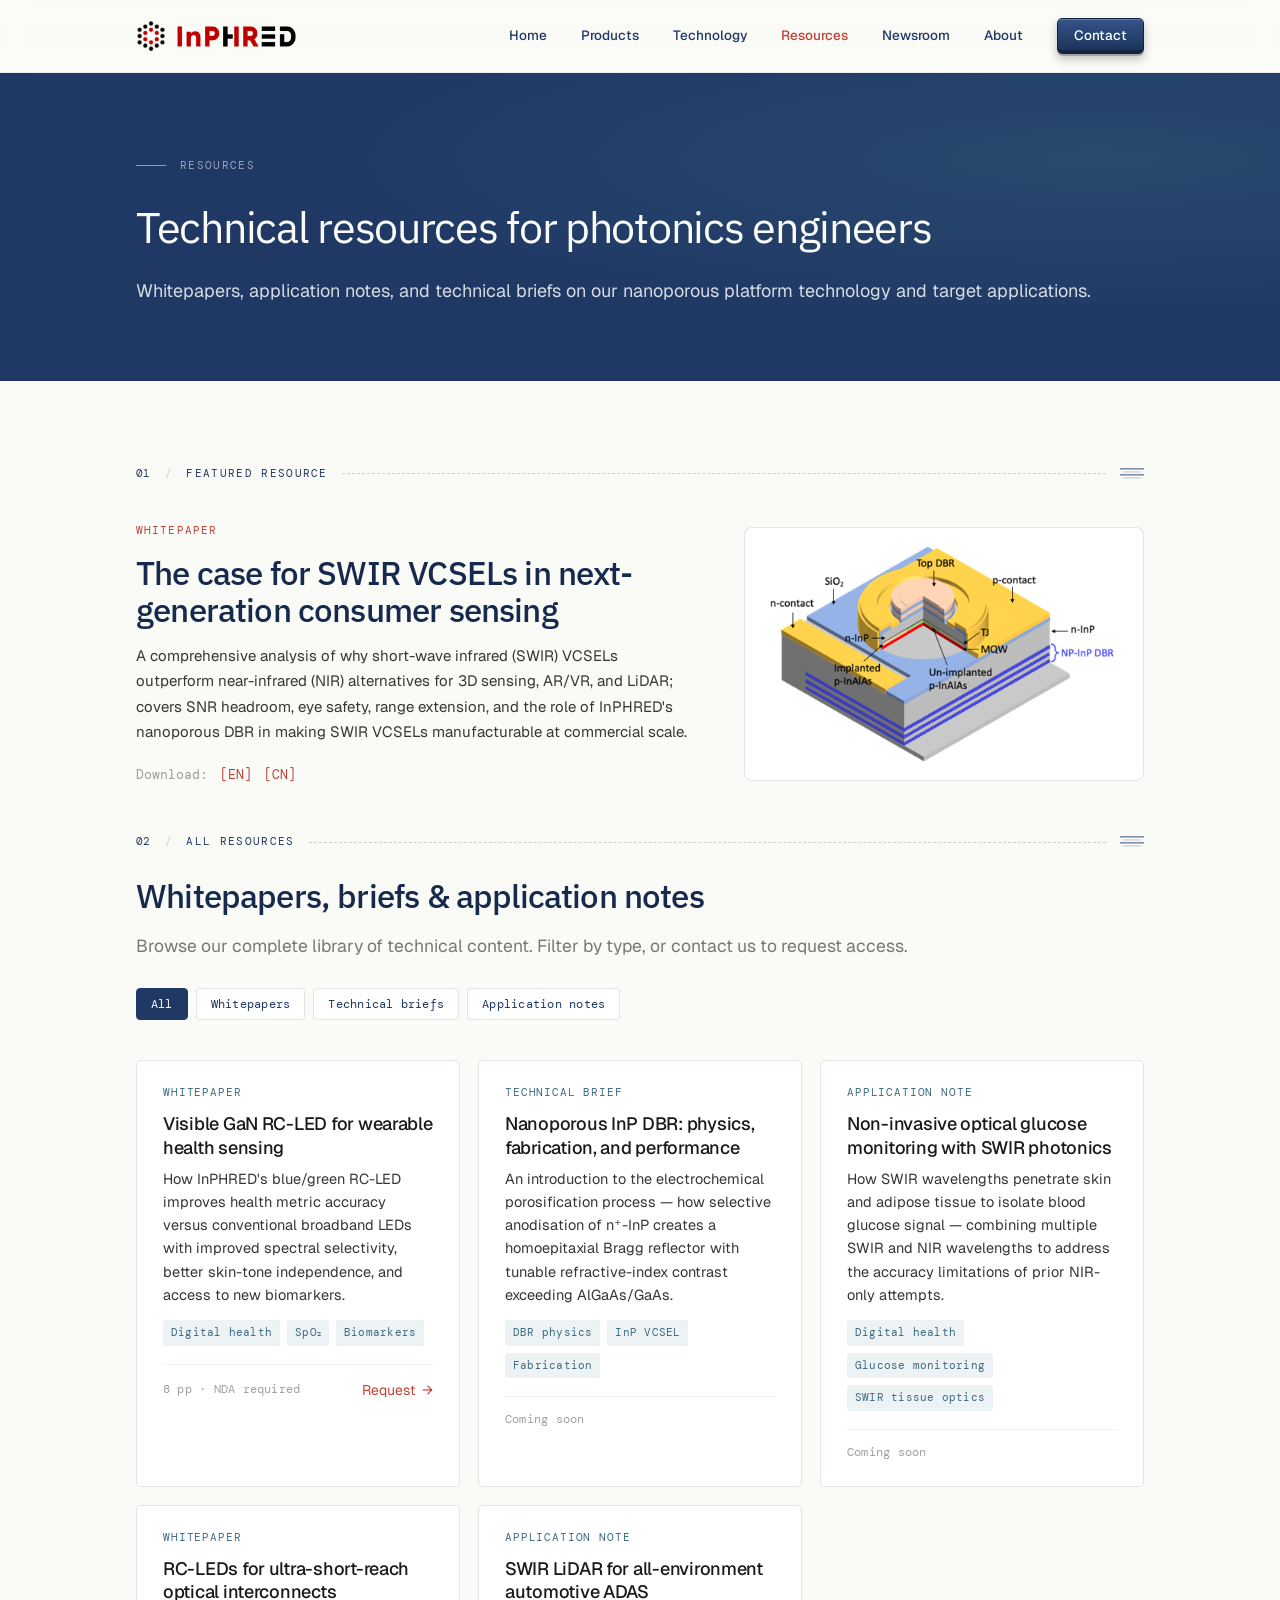
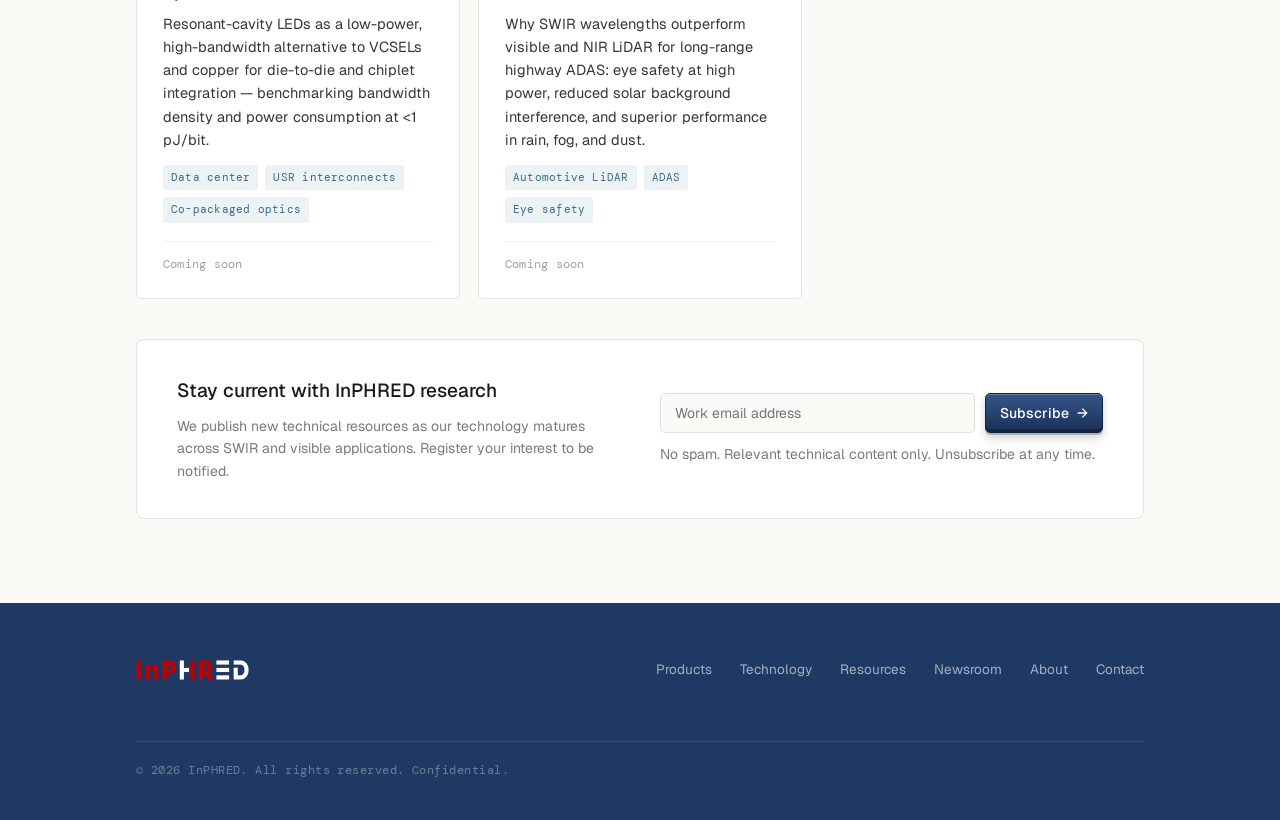
<file: resources.html>
<!DOCTYPE html>
<html lang="en">
<head>
<meta charset="UTF-8">
<meta name="viewport" content="width=device-width, initial-scale=1.0">
<title>Resources — InPHRED</title>
<link rel="icon" type="image/png" href="logo.png">
<link rel="apple-touch-icon" href="logo.png">
<link rel="stylesheet" href="style.css">
</head>
<body class="theme-warm">

<svg width="0" height="0" style="position:absolute" aria-hidden="true"><defs>
  <symbol id="ic-stack" viewBox="0 0 24 14">
    <rect x="0" y="1" width="24" height="1.6" fill="#1F3864"></rect><rect x="3" y="4.5" width="18" height="0.9" fill="#1F3864" opacity="0.55"></rect>
    <rect x="0" y="7" width="24" height="1.6" fill="#1F3864"></rect><rect x="3" y="10.5" width="18" height="0.9" fill="#1F3864" opacity="0.55"></rect>
  </symbol>
</defs></svg>

<!-- ── Nav ── -->
<nav class="nav">
  <div class="nav-in">
    <a class="nav-logo" href="index.html"><img src="logo.png" alt="" style="height:30px"><img src="nameplate.png" alt="InPHRED" style="height:21px"></a>
    <div class="nav-links" id="nav-links">
      <a href="index.html">Home</a>
      <a href="products.html">Products</a>
      <a href="technology.html">Technology</a>
      <a href="resources.html" class="active">Resources</a>
      <a href="newsroom.html">Newsroom</a>
      <a href="about.html">About</a>
      <a class="btn-cta-blue" href="contact.html">Contact</a>
    </div>
    <button class="nav-hamburger" id="nav-hamburger" aria-label="Open menu" aria-expanded="false"><span></span><span></span><span></span></button>
  </div>
</nav>

<!-- ── Hero ── -->
<header class="hero hero-sm">
  <div class="hero-in">
    <div class="hero-copy">
      <div class="eyebrow"><span class="dash"></span>Resources</div>
      <h1>Technical resources for photonics engineers</h1>
      <p>Whitepapers, application notes, and technical briefs on our nanoporous platform technology and target applications.</p>
    </div>
  </div>
</header>

<!-- ── 01 · Featured resource ── -->
<section class="blk">
  <div class="wrap">
    <div class="marker"><span class="num">01</span><span class="slash">/</span><span class="label">Featured Resource</span><div class="rule"></div><svg class="stack"><use href="#ic-stack"/></svg></div>
    <div class="featured-resource">
      <div>
        <div class="featured-resource-eyebrow">Whitepaper</div>
        <h2>The case for SWIR VCSELs in next-generation consumer sensing</h2>
        <p>A comprehensive analysis of why short-wave infrared (SWIR) VCSELs outperform near-infrared (NIR) alternatives for 3D sensing, AR/VR, and LiDAR; covers SNR headroom, eye safety, range extension, and the role of InPHRED's nanoporous DBR in making SWIR VCSELs manufacturable at commercial scale.</p>
        <div class="resource-actions"><span>Download:</span><a href="contact.html">[EN]</a><a href="contact.html">[CN]</a></div>
      </div>
      <div class="featured-resource-visual"><img src="assets/figure_inphred_swir_vcsel_schematic.png" alt="SWIR VCSEL schematic"></div>
    </div>

    <!-- ── 02 · All resources ── -->
    <div class="marker mt-48"><span class="num">02</span><span class="slash">/</span><span class="label">All Resources</span><div class="rule"></div><svg class="stack"><use href="#ic-stack"/></svg></div>
    <h2>Whitepapers, briefs &amp; application notes</h2>
    <p class="standfirst">Browse our complete library of technical content. Filter by type, or contact us to request access.</p>

    <div class="filter-bar">
      <button class="filter-btn active" data-filter="all">All</button>
      <button class="filter-btn" data-filter="whitepaper">Whitepapers</button>
      <button class="filter-btn" data-filter="technical-brief">Technical briefs</button>
      <button class="filter-btn" data-filter="application-note">Application notes</button>
    </div>

    <div class="grid-3">
      <div class="card resource-card" data-type="whitepaper">
        <div class="resource-type">Whitepaper</div>
        <h3>Visible GaN RC-LED for wearable health sensing</h3>
        <p>How InPHRED's blue/green RC-LED improves health metric accuracy versus conventional broadband LEDs with improved spectral selectivity, better skin-tone independence, and access to new biomarkers.</p>
        <div class="tags"><span class="tag">Digital health</span><span class="tag">SpO₂</span><span class="tag">Biomarkers</span></div>
        <div class="card-footer"><span class="card-meta">8 pp · NDA required</span><a href="contact.html" class="cta-link">Request <span class="arrow">→</span></a></div>
      </div>
      <div class="card resource-card" data-type="technical-brief">
        <div class="resource-type">Technical Brief</div>
        <h3>Nanoporous InP DBR: physics, fabrication, and performance</h3>
        <p>An introduction to the electrochemical porosification process — how selective anodisation of n⁺-InP creates a homoepitaxial Bragg reflector with tunable refractive-index contrast exceeding AlGaAs/GaAs.</p>
        <div class="tags"><span class="tag">DBR physics</span><span class="tag">InP VCSEL</span><span class="tag">Fabrication</span></div>
        <div class="card-footer"><span class="card-meta">Coming soon</span></div>
      </div>
      <div class="card resource-card" data-type="application-note">
        <div class="resource-type">Application Note</div>
        <h3>Non-invasive optical glucose monitoring with SWIR photonics</h3>
        <p>How SWIR wavelengths penetrate skin and adipose tissue to isolate blood glucose signal — combining multiple SWIR and NIR wavelengths to address the accuracy limitations of prior NIR-only attempts.</p>
        <div class="tags"><span class="tag">Digital health</span><span class="tag">Glucose monitoring</span><span class="tag">SWIR tissue optics</span></div>
        <div class="card-footer"><span class="card-meta">Coming soon</span></div>
      </div>
      <div class="card resource-card" data-type="whitepaper">
        <div class="resource-type">Whitepaper</div>
        <h3>RC-LEDs for ultra-short-reach optical interconnects</h3>
        <p>Resonant-cavity LEDs as a low-power, high-bandwidth alternative to VCSELs and copper for die-to-die and chiplet integration — benchmarking bandwidth density and power consumption at &lt;1 pJ/bit.</p>
        <div class="tags"><span class="tag">Data center</span><span class="tag">USR interconnects</span><span class="tag">Co-packaged optics</span></div>
        <div class="card-footer"><span class="card-meta">Coming soon</span></div>
      </div>
      <div class="card resource-card" data-type="application-note">
        <div class="resource-type">Application Note</div>
        <h3>SWIR LiDAR for all-environment automotive ADAS</h3>
        <p>Why SWIR wavelengths outperform visible and NIR LiDAR for long-range highway ADAS: eye safety at high power, reduced solar background interference, and superior performance in rain, fog, and dust.</p>
        <div class="tags"><span class="tag">Automotive LiDAR</span><span class="tag">ADAS</span><span class="tag">Eye safety</span></div>
        <div class="card-footer"><span class="card-meta">Coming soon</span></div>
      </div>
    </div>

    <div class="signup-card">
      <div>
        <h3>Stay current with InPHRED research</h3>
        <p>We publish new technical resources as our technology matures across SWIR and visible applications. Register your interest to be notified.</p>
      </div>
      <div>
        <div class="signup-form">
          <input type="email" class="signup-input" placeholder="Work email address">
          <a href="contact.html" class="btn-3d">Subscribe <span class="arrow">→</span></a>
        </div>
        <p class="signup-fineprint">No spam. Relevant technical content only. Unsubscribe at any time.</p>
      </div>
    </div>
  </div>
</section>

<!-- ── Footer ── -->
<footer class="footer">
  <div class="foot-in">
    <img src="nameplate_light.png" alt="InPHRED">
    <div class="foot-links"><a href="products.html">Products</a><a href="technology.html">Technology</a><a href="resources.html">Resources</a><a href="newsroom.html">Newsroom</a><a href="about.html">About</a><a href="contact.html">Contact</a></div>
    <div class="foot-copy">© 2026 InPHRED. All rights reserved. Confidential.</div>
  </div>
</footer>

<script>
  (function () {
    var filterBtns = document.querySelectorAll('.filter-btn');
    var cards = document.querySelectorAll('.resource-card');
    filterBtns.forEach(function (btn) {
      btn.addEventListener('click', function () {
        var filter = btn.dataset.filter;
        filterBtns.forEach(function (b) { b.classList.remove('active'); });
        btn.classList.add('active');
        cards.forEach(function (card) {
          if (filter === 'all' || card.dataset.type === filter) card.classList.remove('hidden');
          else card.classList.add('hidden');
        });
      });
    });
  })();
</script>
<script src="nav.js"></script>
</body>
</html>
</file>
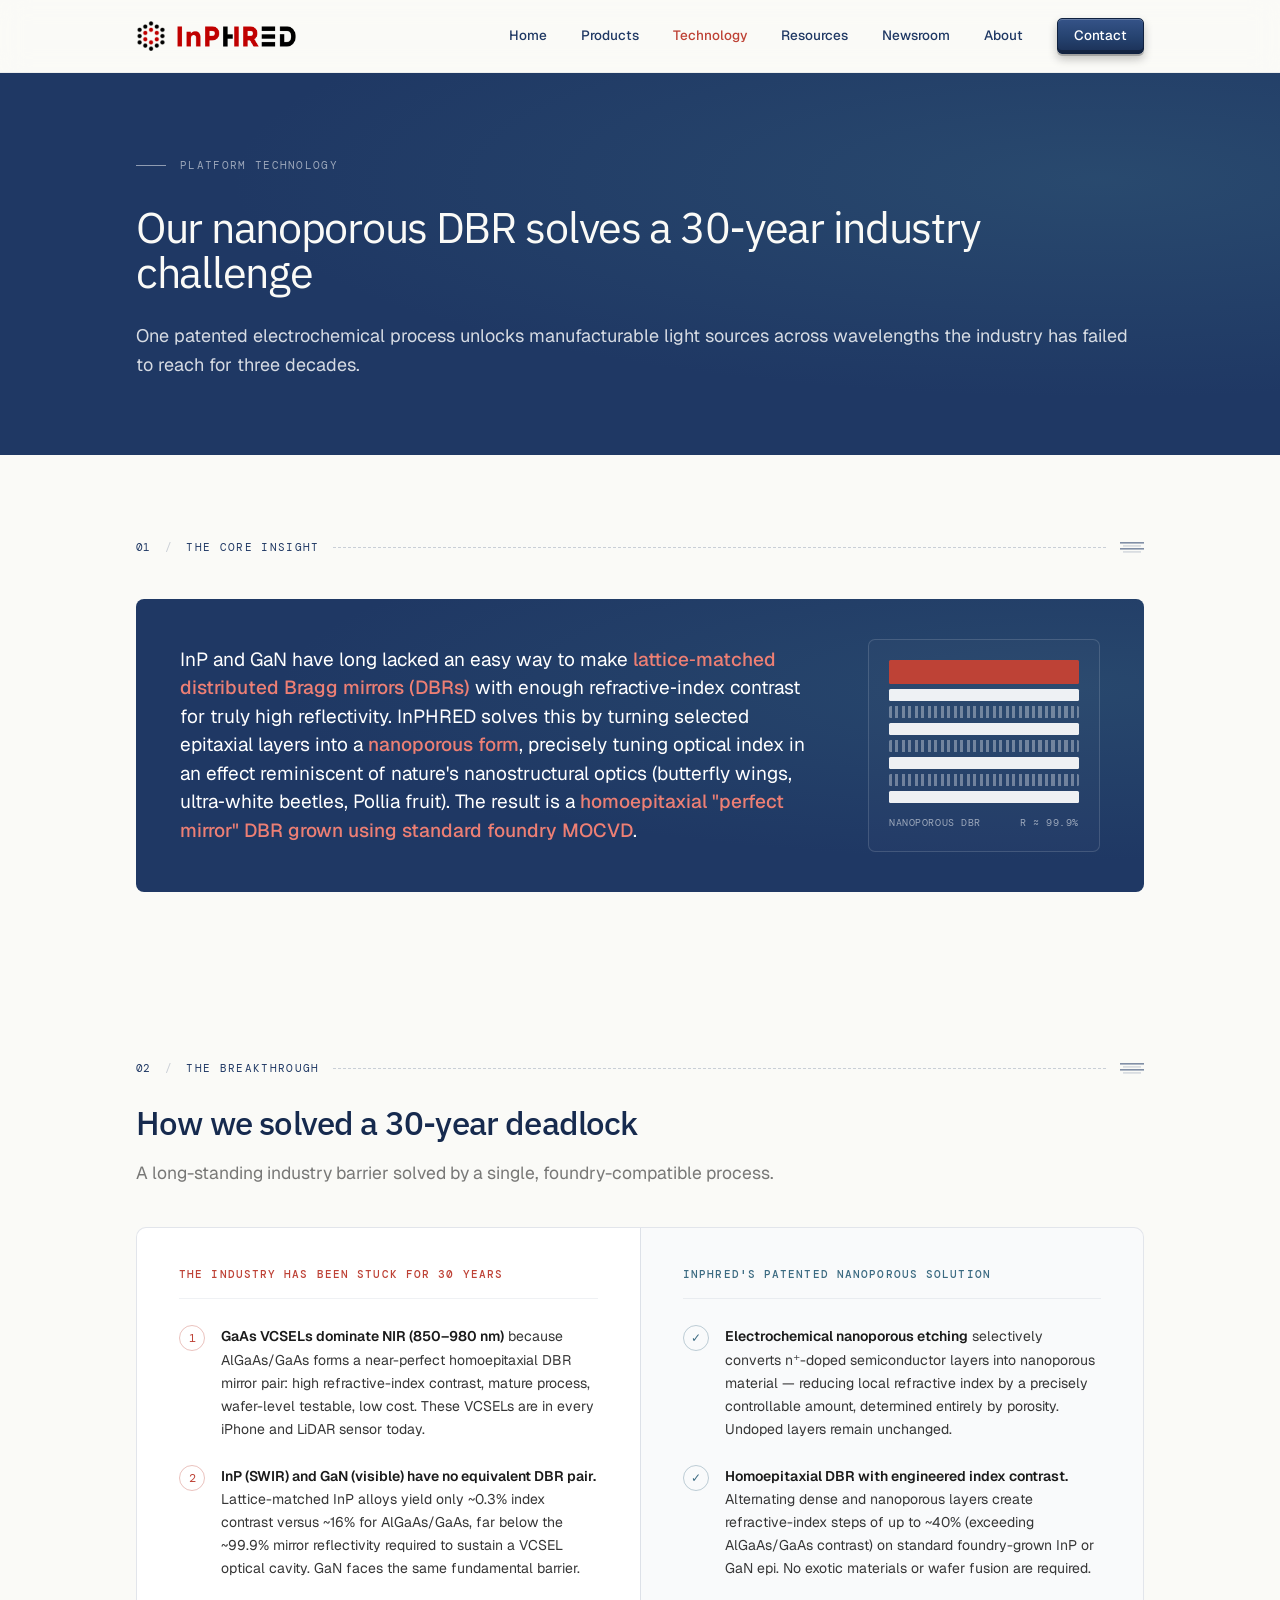
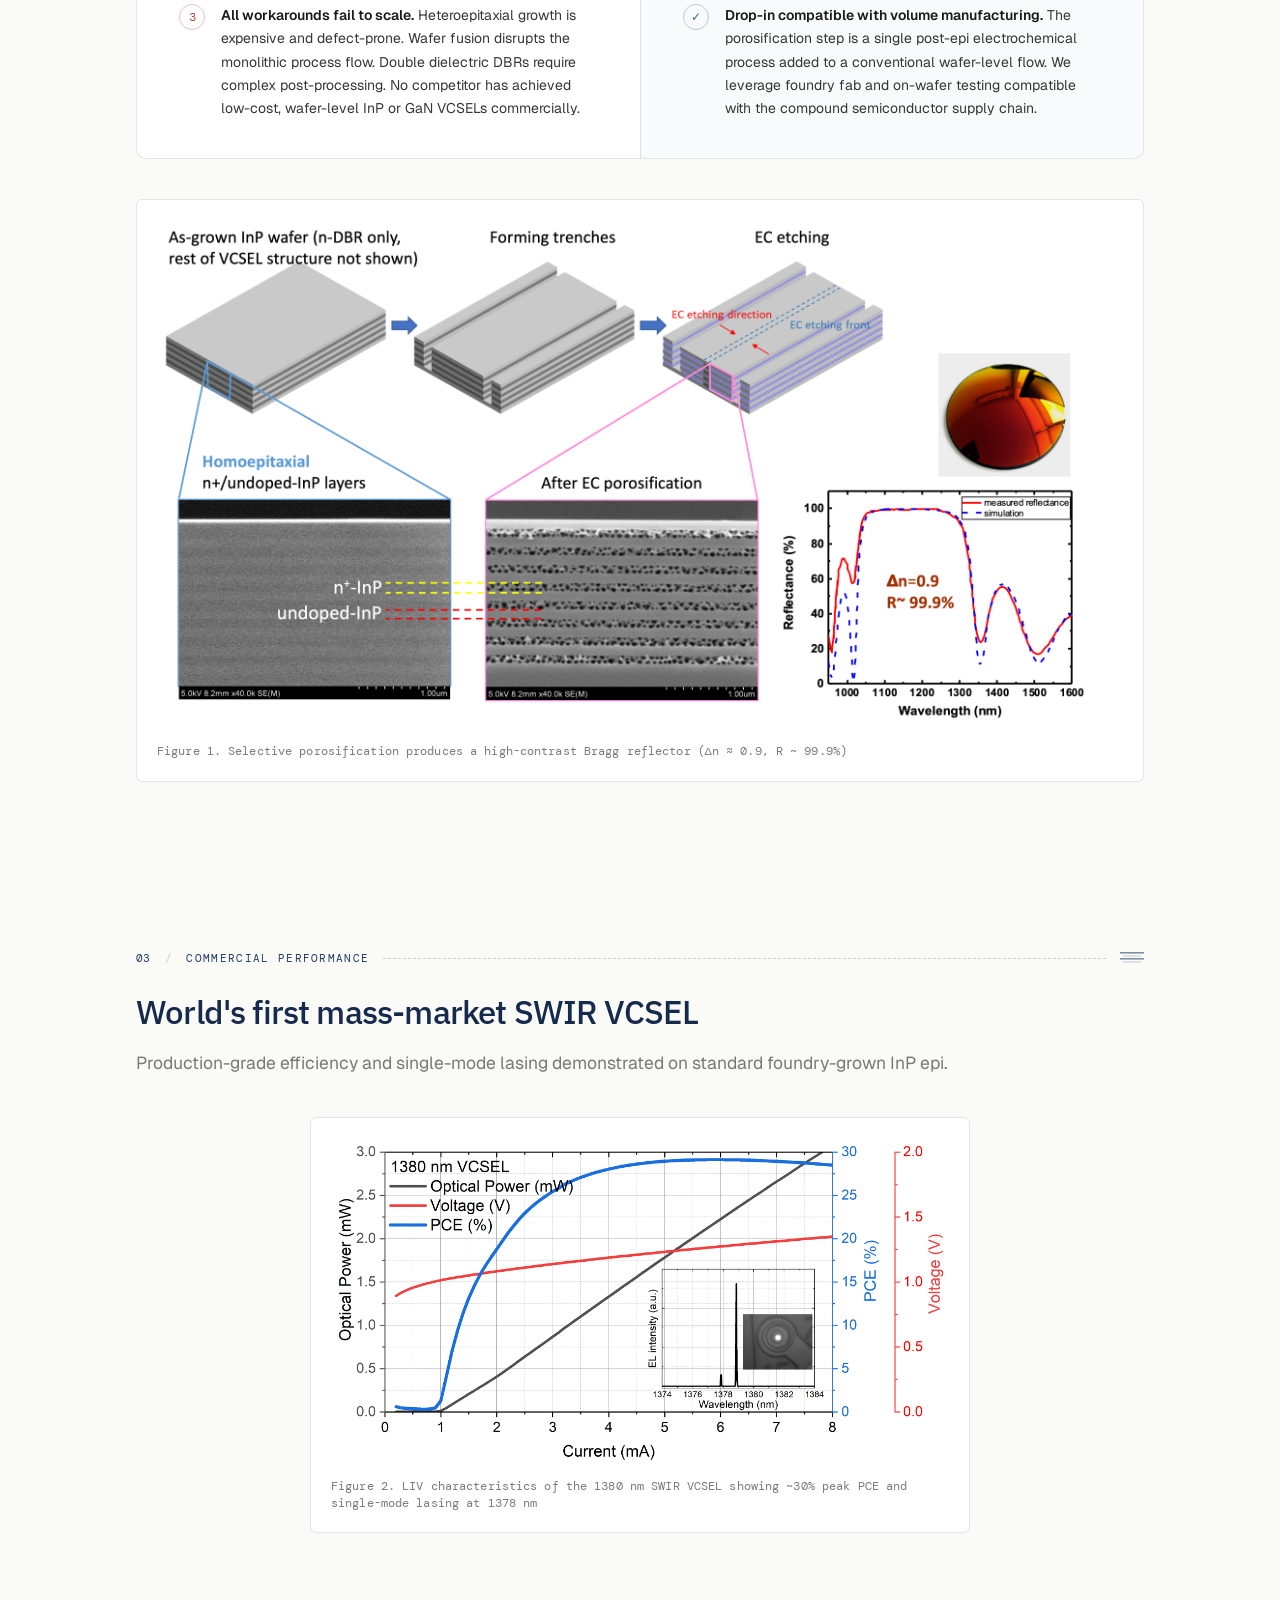
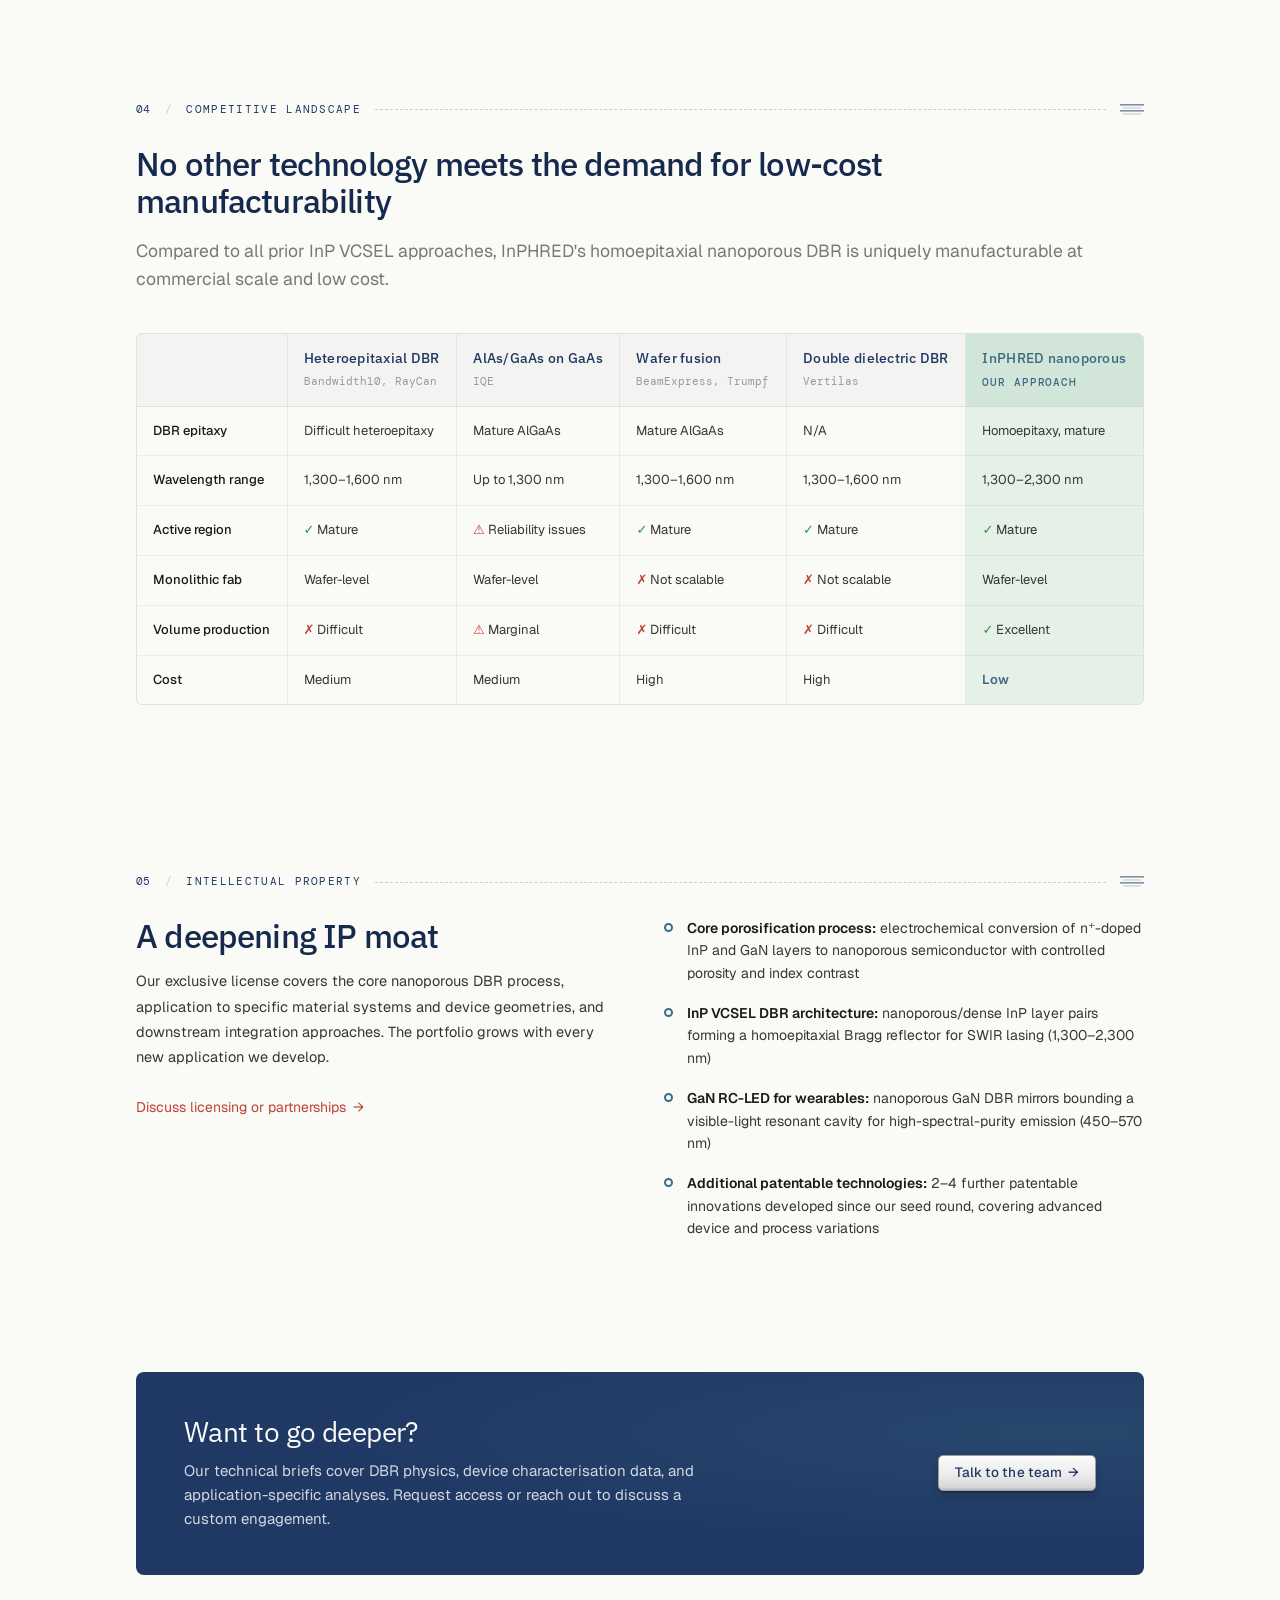
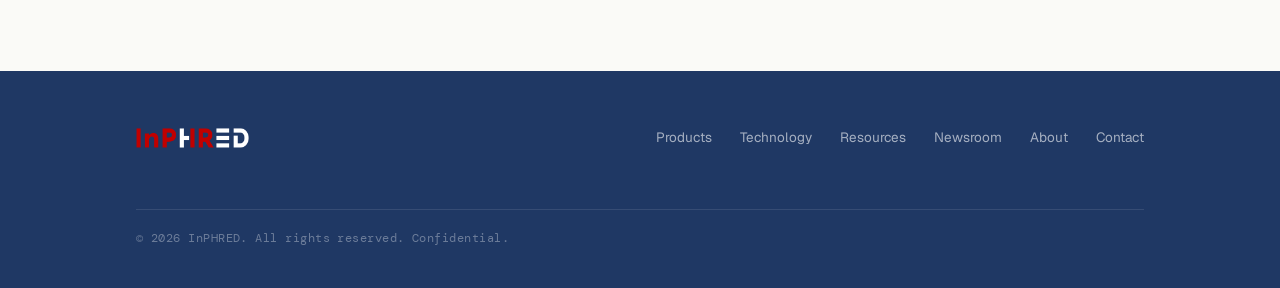
<file: technology.html>
<!DOCTYPE html>
<html lang="en">
<head>
<meta charset="UTF-8">
<meta name="viewport" content="width=device-width, initial-scale=1.0">
<title>Technology — InPHRED</title>
<link rel="icon" type="image/png" href="logo.png">
<link rel="apple-touch-icon" href="logo.png">
<link rel="stylesheet" href="https://cdnjs.cloudflare.com/ajax/libs/font-awesome/6.3.0/css/all.min.css">
<link rel="stylesheet" href="style.css">
</head>
<body class="theme-warm">

<svg width="0" height="0" style="position:absolute" aria-hidden="true"><defs>
  <symbol id="ic-stack" viewBox="0 0 24 14">
    <rect x="0" y="1" width="24" height="1.6" fill="#1F3864"></rect><rect x="3" y="4.5" width="18" height="0.9" fill="#1F3864" opacity="0.55"></rect>
    <rect x="0" y="7" width="24" height="1.6" fill="#1F3864"></rect><rect x="3" y="10.5" width="18" height="0.9" fill="#1F3864" opacity="0.55"></rect>
  </symbol>
</defs></svg>

<!-- ── Nav ── -->
<nav class="nav">
  <div class="nav-in">
    <a class="nav-logo" href="index.html"><img src="logo.png" alt="" style="height:30px"><img src="nameplate.png" alt="InPHRED" style="height:21px"></a>
    <div class="nav-links" id="nav-links">
      <a href="index.html">Home</a>
      <a href="products.html">Products</a>
      <a href="technology.html" class="active">Technology</a>
      <a href="resources.html">Resources</a>
      <a href="newsroom.html">Newsroom</a>
      <a href="about.html">About</a>
      <a class="btn-cta-blue" href="contact.html">Contact</a>
    </div>
    <button class="nav-hamburger" id="nav-hamburger" aria-label="Open menu" aria-expanded="false"><span></span><span></span><span></span></button>
  </div>
</nav>

<!-- ── Hero ── -->
<header class="hero hero-sm">
  <div class="hero-in">
    <div class="hero-copy">
      <div class="eyebrow"><span class="dash"></span>Platform Technology</div>
      <h1>Our nanoporous DBR solves a 30-year industry challenge</h1>
      <p>One patented electrochemical process unlocks manufacturable light sources across wavelengths the industry has failed to reach for three decades.</p>
    </div>
  </div>
</header>

<!-- ── 01 · Core insight ── 
<section class="blk">
  <div class="wrap">
    <div class="marker"><span class="num">01</span><span class="slash">/</span><span class="label">The Core Insight</span><div class="rule"></div><svg class="stack"><use href="#ic-stack"/></svg></div>
    <div class="callout callout--dark">
      <div class="callout-icon"><i class="fa-solid fa-key"></i></div>
      <div>
        <div class="callout-label">The core insight</div>
        <div class="callout-body">InP and GaN have long lacked an easy way to make <em>lattice‑matched distributed Bragg mirrors (DBRs)</em> with enough refractive‑index contrast for truly high reflectivity. InPHRED solves this by turning selected epitaxial layers into a <em>nanoporous form</em>, precisely tuning optical index—an effect reminiscent of nature’s nanostructural optics (butterfly wings, ultra‑white beetles, Pollia fruit). The result is a <em>homoepitaxial “super‑mirror” DBR that can be grown using standard foundry MOCVD</em>.
      </div>
    </div>
  </div>
</section> -->

<!-- ── 01· The Core Insight ── -->
<section class="blk">
  <div class="wrap">
    <div class="marker"><span class="num">01</span><span class="slash">/</span><span class="label">The Core Insight</span><div class="rule"></div><svg class="stack"><use href="#ic-stack"/></svg></div>
    <div class="insight">
      <div>
        <!-- <div class="lab">Why it works</div> -->
        <div class="body">InP and GaN have long lacked an easy way to make <em>lattice‑matched distributed Bragg mirrors (DBRs)</em> with enough refractive‑index contrast for truly high reflectivity. InPHRED solves this by turning selected epitaxial layers into a <em>nanoporous form</em>, precisely tuning optical index in an effect reminiscent of nature's nanostructural optics (butterfly wings, ultra‑white beetles, Pollia fruit). The result is a <em>homoepitaxial "perfect mirror" DBR grown using standard foundry MOCVD</em>.</div>
      </div>
      <div class="dbr">
        <div class="cap"></div>
        <div class="layer dense"></div><div class="layer porous"></div>
        <div class="layer dense"></div><div class="layer porous"></div>
        <div class="layer dense"></div><div class="layer porous"></div>
        <div class="layer dense"></div>
        <div class="lbl"><span>NANOPOROUS DBR</span><span>R ≈ 99.9%</span></div>
      </div>
    </div>
  </div>
</section>

<!-- ── 02 · The breakthrough ── -->
<section class="blk">
  <div class="wrap">
    <div class="marker"><span class="num">02</span><span class="slash">/</span><span class="label">The Breakthrough</span><div class="rule"></div><svg class="stack"><use href="#ic-stack"/></svg></div>
    <h2>How we solved a 30-year deadlock</h2>
    <p class="standfirst">A long-standing industry barrier solved by a single, foundry-compatible process.</p>

    <div class="tech-split">
      <div class="tech-col tech-col-problem">
        <div class="tech-col-heading">The industry has been stuck for 30 years</div>
        <div class="tech-item"><div class="tech-num">1</div><div class="tech-text"><strong>GaAs VCSELs dominate NIR (850–980 nm)</strong> because AlGaAs/GaAs forms a near-perfect homoepitaxial DBR mirror pair: high refractive-index contrast, mature process, wafer-level testable, low cost. These VCSELs are in every iPhone and LiDAR sensor today.</div></div>
        <div class="tech-item"><div class="tech-num">2</div><div class="tech-text"><strong>InP (SWIR) and GaN (visible) have no equivalent DBR pair.</strong> Lattice-matched InP alloys yield only ~0.3% index contrast versus ~16% for AlGaAs/GaAs, far below the ~99.9% mirror reflectivity required to sustain a VCSEL optical cavity. GaN faces the same fundamental barrier.</div></div>
        <div class="tech-item"><div class="tech-num">3</div><div class="tech-text"><strong>All workarounds fail to scale.</strong> Heteroepitaxial growth is expensive and defect-prone. Wafer fusion disrupts the monolithic process flow. Double dielectric DBRs require complex post-processing. No competitor has achieved low-cost, wafer-level InP or GaN VCSELs commercially.</div></div>
      </div>
      <div class="tech-col tech-col-solution">
        <div class="tech-col-heading">InPHRED's patented nanoporous solution</div>
        <div class="tech-item"><div class="tech-num">✓</div><div class="tech-text"><strong>Electrochemical nanoporous etching</strong> selectively converts n⁺-doped semiconductor layers into nanoporous material — reducing local refractive index by a precisely controllable amount, determined entirely by porosity. Undoped layers remain unchanged.</div></div>
        <div class="tech-item"><div class="tech-num">✓</div><div class="tech-text"><strong>Homoepitaxial DBR with engineered index contrast.</strong> Alternating dense and nanoporous layers create refractive-index steps of up to ~40% (exceeding AlGaAs/GaAs contrast) on standard foundry-grown InP or GaN epi. No exotic materials or wafer fusion are required.</div></div>
        <div class="tech-item"><div class="tech-num">✓</div><div class="tech-text"><strong>Drop-in compatible with volume manufacturing.</strong> The porosification step is a single post-epi electrochemical process added to a conventional wafer-level flow. We leverage foundry fab and on-wafer testing compatible with the compound semiconductor supply chain.</div></div>
      </div>
    </div>

    <figure class="tech-figure">
      <img src="assets/figure_nDBR_formation_schematic.png" alt="Nanoporous n-DBR formation schematic">
      <figcaption>Figure 1. Selective porosification produces a high-contrast Bragg reflector (Δn ≈ 0.9, R ~ 99.9%)</figcaption>
    </figure>
  </div>
</section>

<!-- ── 03 · Commercial performance ── -->
<section class="blk">
  <div class="wrap">
    <div class="marker"><span class="num">03</span><span class="slash">/</span><span class="label">Commercial Performance</span><div class="rule"></div><svg class="stack"><use href="#ic-stack"/></svg></div>
    <h2>World's first mass-market SWIR VCSEL</h2>
    <p class="standfirst">Production-grade efficiency and single-mode lasing demonstrated on standard foundry-grown InP epi.</p>
    <figure class="tech-figure" style="max-width:660px;margin-left:auto;margin-right:auto">
      <img src="assets/figure_1380nmSA_device_performance_update.png" alt="1380 nm InP VCSEL performance: optical power, voltage, and PCE vs current with EL spectrum inset">
      <figcaption>Figure 2. LIV characteristics of the 1380 nm SWIR VCSEL showing ~30% peak PCE and single-mode lasing at 1378 nm</figcaption>
    </figure>
  </div>
</section>

<!-- ── 04 · Competitive landscape ── -->
<section class="blk" id="competitive">
  <div class="wrap">
    <div class="marker"><span class="num">04</span><span class="slash">/</span><span class="label">Competitive Landscape</span><div class="rule"></div><svg class="stack"><use href="#ic-stack"/></svg></div>
    <h2>No other technology meets the demand for low-cost manufacturability</h2>
    <p class="standfirst">Compared to all prior InP VCSEL approaches, InPHRED's homoepitaxial nanoporous DBR is uniquely manufacturable at commercial scale and low cost.</p>

    <div class="table-wrap">
      <table class="comp-table">
        <thead>
          <tr>
            <th style="width:150px"></th>
            <th>Heteroepitaxial DBR<br><span style="font-family:var(--mono);font-size:11px;text-transform:none;letter-spacing:0;font-weight:400;color:var(--soft)">Bandwidth10, RayCan</span></th>
            <th>AlAs/GaAs on GaAs<br><span style="font-family:var(--mono);font-size:11px;text-transform:none;letter-spacing:0;font-weight:400;color:var(--soft)">IQE</span></th>
            <th>Wafer fusion<br><span style="font-family:var(--mono);font-size:11px;text-transform:none;letter-spacing:0;font-weight:400;color:var(--soft)">BeamExpress, Trumpf</span></th>
            <th>Double dielectric DBR<br><span style="font-family:var(--mono);font-size:11px;text-transform:none;letter-spacing:0;font-weight:400;color:var(--soft)">Vertilas</span></th>
            <th class="highlight">InPHRED nanoporous<span class="badge-best">OUR APPROACH</span></th>
          </tr>
        </thead>
        <tbody>
          <tr><td class="row-label">DBR epitaxy</td><td>Difficult heteroepitaxy</td><td>Mature AlGaAs</td><td>Mature AlGaAs</td><td>N/A</td><td class="highlight">Homoepitaxy, mature</td></tr>
          <tr><td class="row-label">Wavelength range</td><td>1,300–1,600 nm</td><td>Up to 1,300 nm</td><td>1,300–1,600 nm</td><td>1,300–1,600 nm</td><td class="highlight">1,300–2,300 nm</td></tr>
          <tr><td class="row-label">Active region</td><td><span class="check">✓</span> Mature</td><td><span class="cross">⚠</span> Reliability issues</td><td><span class="check">✓</span> Mature</td><td><span class="check">✓</span> Mature</td><td class="highlight"><span class="check">✓</span> Mature</td></tr>
          <tr><td class="row-label">Monolithic fab</td><td>Wafer-level</td><td>Wafer-level</td><td><span class="cross">✗</span> Not scalable</td><td><span class="cross">✗</span> Not scalable</td><td class="highlight">Wafer-level</td></tr>
          <tr><td class="row-label">Volume production</td><td><span class="cross">✗</span> Difficult</td><td><span class="cross">⚠</span> Marginal</td><td><span class="cross">✗</span> Difficult</td><td><span class="cross">✗</span> Difficult</td><td class="highlight"><span class="check">✓</span> Excellent</td></tr>
          <tr><td class="row-label">Cost</td><td>Medium</td><td>Medium</td><td>High</td><td>High</td><td class="highlight" style="color:var(--blue);font-weight:600">Low</td></tr>
        </tbody>
      </table>
    </div>
	
	
  </div>
</section>

<!-- ── 05 · Intellectual property ── -->
<section class="blk">
  <div class="wrap">
    <div class="marker"><span class="num">05</span><span class="slash">/</span><span class="label">Intellectual Property</span><div class="rule"></div><svg class="stack"><use href="#ic-stack"/></svg></div>
    <div class="ip-split">
      <div>
        <h2>A deepening IP moat</h2>
        <p style="font-size:14.5px;color:var(--text);line-height:1.75;margin-top:14px;margin-bottom:24px">Our exclusive license covers the core nanoporous DBR process, application to specific material systems and device geometries, and downstream integration approaches. The portfolio grows with every new application we develop.</p>
        <a href="contact.html" class="cta-link">Discuss licensing or partnerships <span class="arrow">→</span></a>
      </div>
      <div>
        <ul class="ip-list">
          <li><div class="ip-bullet"></div><span><strong>Core porosification process:</strong> electrochemical conversion of n⁺-doped InP and GaN layers to nanoporous semiconductor with controlled porosity and index contrast</span></li>
          <li><div class="ip-bullet"></div><span><strong>InP VCSEL DBR architecture:</strong> nanoporous/dense InP layer pairs forming a homoepitaxial Bragg reflector for SWIR lasing (1,300–2,300 nm)</span></li>
          <li><div class="ip-bullet"></div><span><strong>GaN RC-LED for wearables:</strong> nanoporous GaN DBR mirrors bounding a visible-light resonant cavity for high-spectral-purity emission (450–570 nm)</span></li>
          <li><div class="ip-bullet"></div><span><strong>Additional patentable technologies:</strong> 2–4 further patentable innovations developed since our seed round, covering advanced device and process variations</span></li>
        </ul>
      </div>
    </div>
  </div>
</section>

<!-- ── Closing CTA ── -->
<section class="cta-sec">
  <div class="wrap">
    <div class="cta-banner">
      <div>
        <h2>Want to go deeper?</h2>
        <p>Our technical briefs cover DBR physics, device characterisation data, and application-specific analyses. Request access or reach out to discuss a custom engagement.</p>
      </div>
      <a href="contact.html" class="btn-cta-white">Talk to the team <span class="arrow">→</span></a>
    </div>
  </div>
</section>

<!-- ── Footer ── -->
<footer class="footer">
  <div class="foot-in">
    <img src="nameplate_light.png" alt="InPHRED">
    <div class="foot-links"><a href="products.html">Products</a><a href="technology.html">Technology</a><a href="resources.html">Resources</a><a href="newsroom.html">Newsroom</a><a href="about.html">About</a><a href="contact.html">Contact</a></div>
    <div class="foot-copy">© 2026 InPHRED. All rights reserved. Confidential.</div>
  </div>
</footer>

<script src="nav.js"></script>
</body>
</html>
</file>
<file: style.css>
/* ===================================================================
   InPHRED — redesign.css
   Modular, swappable styles for the editorial homepage direction.
   ───────────────────────────────────────────────────────────────────
   HOW TO CUSTOMISE (everything lives here, not in the HTML):

   • BACKGROUND  — set a theme class on <body>:
        theme-warm · theme-cloud · theme-mist · theme-porcelain · theme-slate
     or just override  --bg  in your own rule. Default = theme-cloud.

   • HERO GRAPHIC — add/remove freely:
        <body>            → hero shows the .hero-art slot
        <body class="no-hero-art">  → hero collapses to text only
     Swap the motif by changing the <img src> inside .hero-art to any file
     in assets/vectors/ (use a *-light.svg variant on the navy hero).

   • ACCENTS / TYPE — change the tokens in :root once; everything follows.
   =================================================================== */

@import url('https://fonts.googleapis.com/css2?family=Geist:wght@300;400;500;600&family=IBM+Plex+Sans:ital,wght@0,100..700;1,100..700&family=DM+Mono:wght@400;500&display=swap');

:root{
  /* palette */
  --navy:#1F3864; --navy-deep:#162a4e; --blue:#3C6B82; --brick:#BE4236; --brick-light:#ed7f74;
  --text:#363636; --title:#1a1a1a; --muted:rgba(17,17,17,0.56); --soft:rgba(17,17,17,0.40);
  /* surfaces (themeable) */
  --bg:#f5f7fa; --paper:#ffffff;
  /* structure — navy-alpha so it harmonises on any cool/warm paper */
  --line:rgba(31,56,100,0.13); --line-soft:rgba(31,56,100,0.07); --border-md:rgba(31,56,100,0.22);
  /* type + layout */
  --head:'IBM Plex Sans',system-ui,sans-serif;
  --body:'Geist',system-ui,sans-serif;
  --mono:'DM Mono',ui-monospace,monospace;
  --maxw:1120px; --pad:56px;
}

/* ── Background themes — bluer-tinged options to compare ───────────── */
body.theme-warm      { --bg:#fafaf7; }  /* original warm linen          */
body.theme-cloud     { --bg:#f5f7fa; }  /* cool cloud (default)         */
body.theme-mist      { --bg:#eef3f9; }  /* blue mist — clearer cool     */
body.theme-porcelain { --bg:#f7f9fc; }  /* porcelain — lightest cool    */
body.theme-slate     { --bg:#e9eef5; }  /* slate paper — most blue-grey */

*{box-sizing:border-box;margin:0;padding:0;}
html{scroll-behavior:smooth;}
body{font-family:var(--body);background:var(--bg);color:var(--text);line-height:1.6;-webkit-font-smoothing:antialiased;transition:background .25s ease;}
a{text-decoration:none;color:inherit;}
.wrap{max-width:var(--maxw);margin:0 auto;padding:0 var(--pad);}

/* ── Nav ──────────────────────────────────────────────────────────── */
.nav{position:sticky;top:0;z-index:50;background:color-mix(in srgb, var(--bg) 82%, transparent);backdrop-filter:blur(14px);-webkit-backdrop-filter:blur(14px);border-bottom:1px solid var(--line-soft);}
.nav-in{max-width:var(--maxw);margin:0 auto;padding:0 var(--pad);height:72px;display:flex;align-items:center;justify-content:space-between;}
.nav-logo{display:flex;align-items:center;gap:11px;}
.nav-links{display:flex;align-items:center;gap:34px;}
.nav-links a{font-size:13.5px;font-weight:500;color:var(--navy);transition:color .15s;}
.nav-links a:hover{color:var(--brick);}
.nav-contact{font-size:13.5px;font-weight:500;color:var(--brick)!important;display:inline-flex;align-items:center;gap:7px;}
.nav-contact .ar{transition:transform .15s;}
.nav-contact:hover .ar{transform:translateX(3px);}

/* ── Hero (radial glow only) ──────────────────────────────────────── */
.hero{background:var(--navy);position:relative;overflow:hidden;}
.hero::after{content:'';position:absolute;inset:0;pointer-events:none;background:radial-gradient(ellipse at 86% 28%,rgba(60,107,130,0.34),transparent 56%);}
.hero-in{max-width:var(--maxw);margin:0 auto;padding:100px var(--pad) 92px;position:relative;z-index:1;display:grid;grid-template-columns:1.4fr 1fr;gap:56px;align-items:center;}
/* No hero art → headline + subheader span the full width */
body.no-hero-art .hero h1,
body.no-hero-art .hero p{max-width:none;}
.hero .eyebrow{font-family:var(--mono);font-size:11px;letter-spacing:0.12em;text-transform:uppercase;color:rgba(255,255,255,0.55);display:flex;align-items:center;gap:14px;margin-bottom:30px;}
.hero .eyebrow .dash{width:30px;height:1px;background:rgba(255,255,255,0.5);}
.hero h1{font-family:var(--head);font-weight:400;font-size:52px;line-height:1.05;max-width:100%;letter-spacing:-0.03em;color:#fafaf7;margin-bottom:26px;}
.hero p{font-size:18px;color:rgba(255,255,255,0.82);line-height:1.62;max-width:100%;margin-bottom:36px;}
.hero-cta{display:inline-flex;align-items:center;gap:9px;font-size:15px;color:#fff;border-bottom:1px solid rgba(255,255,255,0.4);padding-bottom:4px;transition:border-color .2s,color .2s;}
.hero-cta:hover{border-color:var(--brick-light);color:var(--brick-light);}
.hero-cta .ar{transition:transform .15s;}
.hero-cta:hover .ar{transform:translateX(3px);}
/* hero-art slot — swap the <img> inside, or hide via body.no-hero-art */
.hero-art{display:flex;align-items:center;justify-content:center;}
.hero-art img{width:300px;max-width:100%;height:auto;}

/* ── Section + numbered marker (kept: stack icon + dashed rule) ────── */
.blk{padding:84px 0;}
.marker{display:flex;align-items:center;gap:14px;margin-bottom:26px;}
.marker .num,.marker .slash,.marker .label{font-family:var(--mono);font-size:11px;color:var(--navy);letter-spacing:0.04em;}
.marker .slash{color:var(--border-md);}
.marker .label{text-transform:uppercase;letter-spacing:0.12em;}
.marker .rule{flex:1;height:0;border-top:1px dashed rgba(31,56,100,0.22);}
.marker .stack{flex-shrink:0;width:24px;height:14px;opacity:0.55;}
.blk h2{font-family:var(--head);font-weight:500;font-size:33px;line-height:1.13;letter-spacing:-0.025em;color:var(--navy-deep);max-width:100%;}
.blk .standfirst{font-size:17.5px;color:var(--muted);line-height:1.6;max-width:100%;margin-top:18px;}

/* ── Hairline columns (markets / generic 3-up) ────────────────────── */
.cols{margin-top:46px;border-top:1px solid var(--line-soft);}
.cols-row{display:grid;grid-template-columns:repeat(3,1fr);}
.col-item{padding:34px 30px 8px 0;border-right:1px solid var(--line);}
.cols-row .col-item:nth-child(2){padding-left:30px;}
.cols-row .col-item:nth-child(3){padding-left:30px;border-right:none;padding-right:0;}
.col-item .stage{font-family:var(--mono);font-size:10.5px;letter-spacing:0.14em;text-transform:uppercase;color:var(--soft);margin-bottom:18px;}
.col-item .name{font-size:22px;font-weight:500;color:var(--title);letter-spacing:-0.015em;margin-bottom:6px;}
.col-item .tam{font-family:var(--mono);font-size:13.5px;color:var(--brick);margin-bottom:16px;}
.col-item p{font-size:14.5px;color:var(--text);line-height:1.6;}
.col-item .proof{margin-top:16px;font-size:12.5px;color:var(--muted);line-height:1.55;}
.col-item .proof b{color:var(--navy);font-weight:500;}

/* ── Core insight callout (DBR super-mirror inset lives here) ──────── */
.insight{background:var(--navy);border-radius:8px;padding:40px 44px;margin-top:42px;display:grid;grid-template-columns:1fr 232px;gap:48px;align-items:center;position:relative;overflow:hidden;}
.insight::after{content:'';position:absolute;inset:0;background:radial-gradient(ellipse at 92% 30%,rgba(60,107,130,0.3),transparent 60%);}
.insight>*{position:relative;z-index:1;}
.insight .lab{font-family:var(--mono);font-size:11px;letter-spacing:0.12em;text-transform:uppercase;color:rgba(255,255,255,0.5);margin-bottom:12px;}
.insight .body{font-size:19px;color:#fff;line-height:1.5;}
.insight .body em{font-style:normal;color:var(--brick-light);font-weight:500;}
/* DBR motif — pure CSS, recolour via the vars above */
.dbr{display:flex;flex-direction:column;gap:5px;padding:20px;border:1px solid rgba(255,255,255,0.14);border-radius:7px;background:rgba(255,255,255,0.02);}
.dbr .cap{height:24px;background:var(--brick);border-radius:1.5px;}
.dbr .layer{height:12px;border-radius:1.5px;}
.dbr .dense{background:rgba(255,255,255,0.92);}
.dbr .porous{background:repeating-linear-gradient(90deg,rgba(255,255,255,0.34) 0 3px,transparent 3px 6.5px);}
.dbr .lbl{display:flex;justify-content:space-between;font-family:var(--mono);font-size:9.5px;letter-spacing:0.06em;color:rgba(255,255,255,0.55);margin-top:8px;}

/* ── Process strip (ORIGINAL — monoline icons + arrows) ───────────── */
.process-strip{background:var(--paper);border:1px solid var(--line);border-radius:5px;padding:30px 28px 26px;margin-top:42px;}
.process-meta{font-family:var(--mono);font-size:11px;color:var(--blue);letter-spacing:0.02em;margin-bottom:22px;}
.process-steps{display:flex;align-items:flex-start;gap:4px;}
.process-step{flex:1;text-align:center;padding:0 4px;}
.process-icon{width:56px;height:56px;margin:0 auto 14px;display:flex;align-items:center;justify-content:center;}
.process-icon svg{width:100%;height:100%;}
.process-step-name{font-size:13.5px;font-weight:600;color:var(--title);margin-bottom:5px;line-height:1.3;}
.process-step-desc{font-size:12.5px;color:var(--text);line-height:1.45;}
.process-arrow{flex-shrink:0;padding:24px 2px 0;color:var(--blue);font-size:14px;}

/* ── Stats — numbers as typography ────────────────────────────────── */
.stats{display:grid;grid-template-columns:repeat(3,1fr);margin-top:44px;border-top:1px solid var(--line-soft);}
.stat{padding:38px 32px 0 0;border-right:1px solid var(--line);}
.stat:last-child{border-right:none;}
.stat:nth-child(n+2){padding-left:32px;}
.stat .v{font-family:var(--mono);font-size:37px;font-weight:400;color:var(--navy);letter-spacing:-0.02em;line-height:1;margin-bottom:14px;}
.stat .v em{font-style:normal;color:var(--brick);}
.stat .l{font-size:14px;color:var(--text);line-height:1.55;max-width:30ch;}

/* ── Closing ──────────────────────────────────────────────────────── */
.close{padding:96px 0;border-top:1px solid var(--line-soft);}
.close-in{display:flex;align-items:flex-end;justify-content:space-between;gap:40px;flex-wrap:wrap;}
.close h2{font-weight:400;font-size:38px;letter-spacing:-0.025em;color:var(--navy-deep);max-width:16ch;line-height:1.1;}
.close-cta{display:inline-flex;align-items:center;gap:10px;font-size:16px;color:var(--brick);border-bottom:1px solid var(--brick);padding-bottom:5px;white-space:nowrap;}
.close-cta .ar{transition:transform .15s;}
.close-cta:hover .ar{transform:translateX(3px);}

/* ── Footer ───────────────────────────────────────────────────────── */
.footer{background:var(--navy);padding:56px 0 40px;}
.foot-in{max-width:var(--maxw);margin:0 auto;padding:0 var(--pad);display:flex;align-items:center;justify-content:space-between;flex-wrap:wrap;gap:24px;}
.foot-in img{height:20px;}
.foot-links{display:flex;gap:28px;}
.foot-links a{font-size:13.5px;color:rgba(255,255,255,0.6);transition:color .15s;}
.foot-links a:hover{color:#fff;}
.foot-copy{width:100%;border-top:1px solid rgba(255,255,255,0.1);margin-top:36px;padding-top:20px;font-family:var(--mono);font-size:11.5px;letter-spacing:0.04em;color:rgba(255,255,255,0.35);}

/* ── Responsive ───────────────────────────────────────────────────── */
@media(max-width:880px){
  :root{--pad:26px;}
  .hero-in{grid-template-columns:1fr;gap:40px;padding-top:68px;padding-bottom:68px;}
  .hero h1{font-size:38px;}
  .nav-links{display:none;}
  .insight,.cols-row,.stats{grid-template-columns:1fr;}
  .insight{padding:30px;}
  .col-item,.stat{border-right:none;border-bottom:1px solid var(--line-soft);padding:26px 0;}
  .blk h2,.close h2{font-size:27px;}
  .process-steps{flex-wrap:wrap;}
  .process-arrow{display:none;}
  .process-step{flex:0 0 calc(50% - 4px);margin-bottom:18px;}
}

/* ===================================================================
   SITE COMPONENTS — shared across every interior page.
   Same tokens, same restraint as the homepage above. No emoji.
   =================================================================== */

/* ── Nav: active state + mobile hamburger ─────────────────────────── */
.nav-links a.active{color:var(--brick);}
.nav-hamburger{display:none;width:26px;height:20px;position:relative;background:none;border:0;cursor:pointer;padding:0;}
.nav-hamburger span{position:absolute;left:0;width:100%;height:2px;background:var(--navy);border-radius:2px;transition:transform .2s,opacity .2s,top .2s;}
.nav-hamburger span:nth-child(1){top:2px;}
.nav-hamburger span:nth-child(2){top:9px;}
.nav-hamburger span:nth-child(3){top:16px;}
.nav-hamburger.open span:nth-child(1){top:9px;transform:rotate(45deg);}
.nav-hamburger.open span:nth-child(2){opacity:0;}
.nav-hamburger.open span:nth-child(3){top:9px;transform:rotate(-45deg);}

/* ── Compact interior hero (text-only → always full-width copy) ───── */
.hero.hero-sm .hero-in{grid-template-columns:1fr;padding:84px var(--pad) 76px;}
.hero.hero-sm h1{font-size:43px;max-width:none;}
.hero.hero-sm p{max-width:none;margin-bottom:0;}

/* ── Utility grids + spacing ──────────────────────────────────────── */
.grid-2{display:grid;grid-template-columns:repeat(2,1fr);gap:18px;margin-top:40px;}
.grid-3{display:grid;grid-template-columns:repeat(3,1fr);gap:18px;margin-top:40px;}
.grid-4{display:grid;grid-template-columns:repeat(4,1fr);gap:16px;margin-top:40px;}
.grid-5{display:grid;grid-template-columns:repeat(5,1fr);gap:16px;margin-top:40px;}
.mt-8{margin-top:8px;}.mt-16{margin-top:16px;}.mt-24{margin-top:24px;}.mt-32{margin-top:32px;}.mt-48{margin-top:48px;}

/* ── Cards (paper, hairline navy border, optional accent top-rule) ── */
.card{background:var(--paper);border:1px solid var(--line);border-radius:5px;padding:24px 26px;transition:border-color .18s,box-shadow .18s;}
.card:hover{border-color:color-mix(in srgb, var(--blue) 50%, transparent);box-shadow:0 4px 18px rgba(31,56,100,0.08);}
.card h3{font-size:18px;font-weight:500;color:var(--title);letter-spacing:-0.015em;line-height:1.3;margin-bottom:8px;}
.card p{font-size:14.5px;color:var(--text);line-height:1.6;}
.feature-card{border-top:2px solid var(--blue);}
.feature-card.is-navy{border-top-color:var(--navy);}
.feature-card.is-navy:hover{border-color:color-mix(in srgb, var(--navy) 50%, transparent);box-shadow:0 4px 18px rgba(31,56,100,0.08);}
.feature-card.is-brick{border-top-color:var(--brick);}
.feature-card.is-brick:hover{border-color:color-mix(in srgb, var(--brick) 50%, transparent);box-shadow:0 4px 18px rgba(31,56,100,0.08);}
.card-eyebrow{font-family:var(--mono);font-size:11px;letter-spacing:0.07em;text-transform:uppercase;color:var(--blue);margin-bottom:10px;}
.feature-card.is-brick .card-eyebrow{color:var(--brick);}
.card-footer{display:flex;align-items:center;justify-content:space-between;gap:12px;margin-top:18px;padding-top:14px;border-top:1px solid var(--line-soft);}
.card-meta{font-family:var(--mono);font-size:11.5px;color:var(--soft);letter-spacing:0.02em;}

/* ── Tags ─────────────────────────────────────────────────────────── */
.tags{display:flex;flex-wrap:wrap;gap:7px;margin-top:14px;}
.tag{font-family:var(--mono);font-size:11px;letter-spacing:0.02em;color:var(--blue);background:rgba(60,107,130,0.09);border-radius:2px;padding:4px 8px;}

/* Blue CTA (navy 3D button) — readable anywhere, including inside .nav-links */
.nav-links a.btn-cta-blue{
  display:inline-flex;align-items:center;gap:6px;
  padding:6px 16px;border-radius:5px;
  font-family:var(--font-sans);font-size:13.5px;font-weight:500;
  color:#fff;text-decoration:none;cursor:pointer;
  background:linear-gradient(180deg,#355388 0%,#25426f 55%,#1b3056 100%);
  border:1px solid #102240;
  box-shadow:
    inset 0 1px 0 rgba(255,255,255,0.24),
    inset 0 -3px 0 rgba(0,0,0,0.28),
    0 2px 0 rgba(0,0,0,0.20),
    0 5px 10px rgba(0,0,0,0.24);
  transition:transform .1s ease;
}
.btn-cta-blue:hover,
.nav-links a.btn-cta-blue:hover{color:#fff;transform:translateY(-1px);}
.btn-cta-blue:active{transform:translateY(0);}
.btn-cta-blue .arrow{display:inline-block;transition:transform .12s;}
.btn-cta-blue:hover .arrow{transform:translateX(2px);}

/* ── White CTA (the brushed-silver 3D button) ───────────────────────── */
.btn-cta-white{
  display:inline-flex;align-items:center;gap:6px;
  padding:6px 16px;border-radius:5px;
  font-family:var(--font-body);font-size:13.5px;font-weight:500;letter-spacing:0.005em;
  color:var(--navy);cursor:pointer;
  background:linear-gradient(180deg,#fbfbfb 0%,#ececec 55%,#d2d2d2 100%);
  border:1px solid #9c9c9c;
  box-shadow:
    inset 0 1px 0 rgba(255,255,255,0.85),
    inset 0 -2px 0 rgba(0,0,0,0.07),
    0 2px 0 rgba(0,0,0,0.12),
    0 5px 10px rgba(0,0,0,0.18);
  transition:transform .1s ease,background .1s ease;
}
.btn-cta-white:hover{
  background:linear-gradient(180deg,#fff 0%,#f0f0f0 55%,#d8d8d8 100%);
  transform:translateY(-1px);
}
.btn-cta-white:active{transform:translateY(0);}
.btn-cta-white .arrow{display:inline-block;transition:transform .12s;}
.btn-cta-white:hover .arrow{transform:translateX(2px);}

/* ── Inline CTA link + 3-D button + section CTA ───────────────────── */
.cta-link{display:inline-flex;align-items:center;gap:7px;font-size:14px;color:var(--brick);}
.cta-link .arrow{transition:transform .15s;}
.cta-link:hover .arrow{transform:translateX(3px);}
.section-cta{margin-top:34px;}
.btn-3d{display:inline-flex;align-items:center;gap:8px;font-size:14px;font-weight:500;color:#fff;padding:7px 14px;border-radius:5px;background:linear-gradient(180deg,#355388 0%,#25426f 55%,#1b3056 100%);border:1px solid #102240;box-shadow:inset 0 1px 0 rgba(255,255,255,0.24),inset 0 -3px 0 rgba(0,0,0,0.28),0 2px 0 rgba(0,0,0,0.20),0 5px 10px rgba(0,0,0,0.18);transition:transform .1s ease;cursor:pointer;}
.btn-3d:hover{transform:translateY(-1px);}
.btn-3d:active{transform:translateY(0);}
.btn-3d .arrow{transition:transform .15s;}
.btn-3d:hover .arrow{transform:translateX(2px);}

/* ── Closing CTA banner (navy, like the insight inset) ────────────── */
.cta-sec{padding:48px 0 96px;}
.cta-banner{background:var(--navy);border-radius:8px;padding:44px 48px;display:flex;align-items:center;justify-content:space-between;gap:40px;flex-wrap:wrap;position:relative;overflow:hidden;}
.cta-banner::after{content:'';position:absolute;inset:0;background:radial-gradient(ellipse at 92% 30%,rgba(60,107,130,0.3),transparent 60%);}
.cta-banner>*{position:relative;z-index:1;}
.cta-banner h2{font-family:var(--head);font-weight:400;font-size:28px;letter-spacing:-0.02em;color:#fafaf7;line-height:1.12;max-width:20ch;}
.cta-banner p{font-size:15px;color:rgba(255,255,255,0.8);line-height:1.6;max-width:52ch;margin-top:12px;}

/* ── Badges / status pills ────────────────────────────────────────── */
.badge{display:inline-block;font-family:var(--mono);font-size:11px;letter-spacing:0.06em;color:var(--blue);background:rgba(60,107,130,0.09);border-radius:3px;padding:5px 11px;margin-bottom:14px;}
.badge.is-brick{color:var(--brick);background:rgba(190,66,54,0.08);}
.status-pill{display:inline-block;font-family:var(--mono);font-size:10px;letter-spacing:0.08em;text-transform:uppercase;padding:4px 9px;border-radius:3px;margin-bottom:14px;}
.status-pill.is-available{color:#2f8f5b;background:rgba(47,143,91,0.10);}
.status-pill.is-soon{color:var(--soft);background:rgba(31,56,100,0.06);}

/* ── Arrow feature list + stat strip ──────────────────────────────── */
.feature-list{list-style:none;display:flex;flex-direction:column;gap:12px;}
.feature-list li{position:relative;padding-left:26px;font-size:14.5px;color:var(--text);line-height:1.6;}
.feature-list li::before{content:'\2192';position:absolute;left:0;top:0;color:var(--brick);}
.stat-strip{display:grid;grid-template-columns:repeat(3,1fr);border-top:1px solid var(--line-soft);}
.stat-strip>div{padding:24px 24px 0 0;border-right:1px solid var(--line);}
.stat-strip>div:last-child{border-right:none;}
.stat-strip>div:nth-child(n+2){padding-left:24px;}
.stat-value{font-family:var(--mono);font-size:23px;color:var(--navy);letter-spacing:-0.01em;margin-bottom:8px;}
.stat-label{font-size:13px;color:var(--muted);line-height:1.5;}

/* ── Avatars (robust: monogram fallback under photo) ──────────────── */
.avatar{position:relative;border-radius:50%;overflow:hidden;background:rgba(31,56,100,0.07);border:1px solid var(--line);display:flex;align-items:center;justify-content:center;}
.avatar .mono-initials{font-family:var(--mono);font-weight:500;color:var(--navy);letter-spacing:0.02em;}
.avatar img{position:absolute;inset:0;width:100%;height:100%;object-fit:cover;}

/* ── Products: family cards ───────────────────────────────────────── */
.family-grid{display:grid;grid-template-columns:1fr 1fr;gap:18px;margin-top:40px;margin-bottom:56px;}
.family-card{display:block;background:var(--paper);border:1px solid var(--line);border-top:2px solid var(--blue);border-radius:5px;padding:26px 30px;transition:border-color .18s,box-shadow .18s;}
.family-card:hover{border-color:color-mix(in srgb, var(--blue) 50%, transparent);box-shadow:0 4px 18px rgba(31,56,100,0.08);}
.family-card.is-brick{border-top-color:var(--brick);}
.family-card-eyebrow{font-family:var(--mono);font-size:11.5px;letter-spacing:0.04em;color:var(--blue);margin-bottom:8px;}
.family-card.is-brick .family-card-eyebrow{color:var(--brick);}
.family-card.is-brick:hover{border-color:color-mix(in srgb, var(--brick) 50%, transparent);box-shadow:0 4px 18px rgba(31,56,100,0.08);}
.family-card h3{font-size:20px;font-weight:500;color:var(--title);margin-bottom:8px;letter-spacing:-0.015em;}
.family-card p{font-size:14.5px;color:var(--text);line-height:1.6;margin-bottom:16px;}
.family-card-footer{display:flex;align-items:center;justify-content:space-between;padding-top:14px;border-top:1px solid var(--line-soft);font-family:var(--mono);font-size:12px;color:var(--soft);}
.family-card-footer strong{color:var(--title);font-weight:500;}
.family-arrow{color:var(--blue);font-size:14px;}
.family-card.is-brick .family-arrow{color:var(--brick);}

/* ── Products: series cards + spec rows ───────────────────────────── */
.product-section{scroll-margin-top:88px;}
.product-section-desc{font-size:18.5px;color:var(--text);line-height:1.7;}
.series-card{display:flex;flex-direction:column;}
.series-card .name{font-family:var(--mono);font-size:19px;font-weight:500;color:var(--navy);margin-bottom:2px;letter-spacing:-0.01em;}
.series-card .full-name{font-family:var(--mono);font-size:11px;font-weight:500;text-transform:uppercase;letter-spacing:0.10em;color:var(--soft);margin-bottom:12px;}
.series-card.is-soon .name{color:var(--soft);}
.series-desc{font-size:14.5px;color:var(--text);line-height:1.6;margin-bottom:16px;flex:1;}
.series-card.is-soon .series-desc{color:var(--soft);}
.series-spec{display:flex;align-items:baseline;gap:8px;font-size:13px;padding:4px 0;}
.series-spec-label{color:var(--soft);flex-shrink:0;width:92px;}
.series-spec-value{font-family:var(--mono);font-size:12.5px;color:var(--navy);}
.series-card.is-soon .series-spec-value{color:var(--soft);}
.family-divider{border:none;border-top:1px dashed var(--border-md);margin:64px 0 0;}

/* ── Products: Spectrum Map (where we play) ───────────────────────── */
.spectrum{margin-top:40px;border:1px solid var(--line);border-radius:10px;background:var(--paper);padding:34px 38px 30px;position:relative;overflow:hidden;}
.spectrum-stage{position:relative;}
/* region zones — labels only, no shading */
.spec-zones{position:absolute;inset:0;display:flex;pointer-events:none;}
.spec-zone{height:100%;}
.spec-zonelabel{position:absolute;top:-20px;font-family:var(--mono);font-size:11px;letter-spacing:0.10em;text-transform:uppercase;color:var(--soft);}
/* product family badges — span their wavelength range, bordered, neutral text */
.spec-bands{position:relative;height:54px;margin-top:-10px;}
.spec-band{position:absolute;bottom:0;box-sizing:border-box;display:flex;flex-direction:column;align-items:center;justify-content:center;text-align:center;padding:5px 4px;border-radius:5px;line-height:1.15;overflow:hidden;}
.spec-band .fam{font-family:var(--mono);font-size:12px;font-weight:300;letter-spacing:-0.01em;color:var(--title);white-space:nowrap;}
.spec-band .nm{font-family:var(--mono);font-size:11px;color:var(--soft);white-space:nowrap;margin-top:1px;}
.spec-band.rcled{background:rgba(60,107,130,0.10);border:1px solid #33606f;}
.spec-band.swir{background:rgba(190,66,54,0.09);border:1px solid var(--brick);}
/* subtle incumbent marker */
.spec-incumbent{position:absolute;bottom:6px;height:16px;border:1px dashed var(--border-md);border-radius:4px;background:rgba(31,56,100,0.04);}
.spec-incumbent .inc-label{position:absolute;bottom:calc(100% + 5px);left:50%;transform:translateX(-50%);white-space:nowrap;font-family:var(--mono);font-size:11px;letter-spacing:0.04em;color:var(--soft);}
/* the spectrum track */
.spec-track{position:relative;height:10px;border-radius:5px;margin-top:40px;background:
  linear-gradient(90deg,
    #7c4dff 0%,#4d7fff 6%,#2fae5f 12%,#e8c12a 18%,#e2553a 23%,
    #b65140 31%,#7e3023 42%,#5a2018 60%,#341d18 80%,#241b1a 100%);}
.spec-tick{position:absolute;top:-3px;width:1px;height:16px;background:var(--navy);opacity:0.4;}
.spec-ticklabel{position:absolute;top:-21px;transform:translateX(-50%);font-family:var(--mono);font-size:11px;color:var(--soft);white-space:nowrap;}
/* application pins (two rows below) */
.spec-apps{position:relative;height:118px;margin-top:8px;}
.spec-pin{position:absolute;top:0;transform:translateX(-50%);display:flex;flex-direction:column;align-items:center;text-align:center;width:108px;}
.spec-pin .stem{width:1px;background:var(--border-md);}
.spec-pin.r1 .stem{height:10px;}
.spec-pin.r2 .stem{height:54px;}
/* market symbols: circle = consumer, plus = health, square = data center */
.sym{display:inline-block;width:11px;height:11px;flex-shrink:0;}
.sym-consumer{border-radius:50%;background:var(--navy);}
.sym-datacom{background:var(--blue);border-radius:1px;}
.sym-health{position:relative;}
.sym-health::before,.sym-health::after{content:'';position:absolute;background:var(--brick);border-radius:1px;}
.sym-health::before{left:50%;top:-1px;bottom:-1px;width:3px;transform:translateX(-50%);}
.sym-health::after{top:50%;left:-1px;right:-1px;height:3px;transform:translateY(-50%);}
.spec-pin .app{font-family:var(--sans);font-size:12px;font-weight:500;margin-top:8px;line-height:1.2;}
.app-consumer{color:var(--navy);}
.app-health{color:var(--brick);}
.app-datacom{color:var(--blue);}
/* legend */
.spec-legend{display:flex;flex-wrap:wrap;gap:18px;margin-top:26px;padding-top:18px;border-top:1px solid var(--line-soft);}
.spec-legend .item{display:flex;align-items:center;gap:7px;font-family:var(--mono);font-size:11px;color:var(--muted);letter-spacing:0.02em;}
.spec-legend .sw{width:11px;height:11px;border-radius:3px;}
.spec-legend .sym-health{margin:0 1px;}
@media(max-width:760px){
  .spectrum{overflow-x:auto;padding:28px 22px;}
  .spectrum-stage{min-width:620px;}
}

/* ── Comparison table ─────────────────────────────────────────────── */
.table-wrap{margin-top:40px;overflow-x:auto;border:1px solid var(--line);border-radius:6px;}
.comp-table{width:100%;border-collapse:collapse;font-size:13px;min-width:780px;}
.comp-table th,.comp-table td{padding:14px 16px;text-align:left;border-bottom:1px solid var(--line-soft);border-right:1px solid var(--line-soft);vertical-align:top;}
.comp-table th:last-child,.comp-table td:last-child{border-right:none;}
.comp-table thead th{font-family:var(--head);font-size:13.5px;letter-spacing:0.02em;color:var(--navy);font-weight:500;background:rgba(31,56,100,0.03);border-bottom:1px solid var(--line);}
.comp-table tbody tr:last-child td{border-bottom:none;}
.comp-table .row-label{font-family:var(--body);font-weight:500;color:var(--title);}
.comp-table .highlight{background:color-mix(in srgb, #2f8f5b 10%, transparent);}
.comp-table thead th.highlight{background:color-mix(in srgb, #2f8f5b 20%, transparent);color:var(--blue);}
.badge-best{display:block;font-family:var(--mono);font-size:11px;letter-spacing:0.08em;color:var(--blue);margin-top:4px;}
.comp-table .check{color:#2f8f5b;font-weight:600;}
.comp-table .cross{color:var(--brick);font-weight:600;}

/* ── Technology: dark callout + quote callout ─────────────────────── */
.callout{display:flex;gap:20px;align-items:flex-start;border-radius:8px;}
.callout--dark{background:var(--navy);position:relative;overflow:hidden;padding:34px 38px;margin-top:40px;}
.callout--dark::after{content:'';position:absolute;inset:0;background:radial-gradient(ellipse at 92% 25%,rgba(60,107,130,0.3),transparent 60%);}
.callout--dark>*{position:relative;z-index:1;}
.callout-icon{flex-shrink:0;width:44px;height:44px;border-radius:6px;background:rgba(255,255,255,0.08);display:flex;align-items:center;justify-content:center;color:white;font-size:18px;}
.callout-label{font-family:var(--mono);font-size:11px;letter-spacing:0.12em;text-transform:uppercase;color:rgba(255,255,255,0.5);margin-bottom:10px;}
.callout-body{font-size:18px;color:#fff;line-height:1.55;}
.callout-body em{font-style:normal;color:var(--brick-light);font-weight:500;}
.callout--quote{display:block;border-left:2px solid var(--brick);padding:4px 0 4px 24px;font-size:22px;font-weight:400;color:var(--navy-deep);line-height:1.4;letter-spacing:-0.015em;}
.callout--quote em{font-style:italic;color:var(--brick);}

/* ── Technology: problem/solution split (soft columns + divider) ──── */
.tech-split{display:grid;grid-template-columns:1fr 1fr;margin-top:40px;background:var(--paper);border:1px solid var(--line);border-radius:10px;overflow:hidden;}
.tech-col{padding:38px 42px;}
.tech-col-solution{background:rgba(31,56,100,0.022);border-left:1px solid var(--line);}
.tech-col-heading{font-family:var(--mono);font-size:11px;font-weight:500;letter-spacing:0.10em;text-transform:uppercase;padding-bottom:15px;margin-bottom:26px;border-bottom:1px solid var(--line-soft);}
.tech-col-problem .tech-col-heading{color:var(--brick);}
.tech-col-solution .tech-col-heading{color:var(--blue);}
.tech-item{display:flex;gap:16px;margin-bottom:24px;}
.tech-item:last-child{margin-bottom:0;}
.tech-num{flex-shrink:0;width:26px;height:26px;border-radius:50%;background:none;border:1.5px solid rgba(190,66,54,0.32);color:var(--brick);font-family:var(--mono);font-size:12px;line-height:1;display:flex;align-items:center;justify-content:center;}
.tech-col-solution .tech-num{border-color:rgba(60,107,130,0.32);color:var(--blue);}
.tech-text{font-size:14px;color:var(--text);line-height:1.65;}
.tech-text strong{color:var(--title);font-weight:600;}
.tech-figure{margin-top:40px;border:1px solid var(--line);border-radius:6px;padding:20px;background:var(--paper);}
.tech-figure img{width:100%;height:auto;border-radius:3px;display:block;}
.tech-figure figcaption{font-family:var(--mono);font-size:11.5px;color:var(--muted);margin-top:14px;letter-spacing:0.01em;line-height:1.5;}
.fig-placeholder{display:flex;align-items:center;justify-content:center;border-radius:3px;min-height:240px;background:repeating-linear-gradient(135deg,rgba(31,56,100,0.05) 0 10px,rgba(31,56,100,0.02) 10px 20px);}
.fig-placeholder span{font-family:var(--mono);font-size:11px;letter-spacing:0.08em;text-transform:uppercase;color:var(--soft);}
.ip-split{display:grid;grid-template-columns:1fr 1fr;gap:48px;align-items:start;margin-top:8px;}
.ip-list{list-style:none;display:flex;flex-direction:column;gap:18px;}
.ip-list li{display:flex;gap:14px;font-size:14px;color:var(--text);line-height:1.6;}
.ip-list li strong{color:var(--title);font-weight:600;}
.ip-bullet{flex-shrink:0;width:9px;height:9px;border-radius:50%;border:2px solid var(--blue);margin-top:6px;}

/* ── About: mission + values + team + timeline + partners ─────────── */
.mission-split{display:grid;grid-template-columns:1fr 1fr;gap:56px;align-items:start;margin-top:8px;}
.mission-split p{font-size:14.5px;color:var(--text);line-height:1.75;margin-bottom:16px;}
.values-item{padding:18px 0;border-top:1px solid var(--line-soft);}
.values-item:first-child{border-top:none;padding-top:0;}
.values-label{font-size:15px;font-weight:600;color:var(--navy);margin-bottom:6px;}
.values-text{font-size:13.5px;color:var(--text);line-height:1.6;}
.grid-team{display:grid;justify-items:center;grid-template-columns:repeat(4,1fr);gap:50px 50px;margin-top:40px;}
.team-card-lg .avatar{width:80%;aspect-ratio:1;margin:0 10% 14px 10%}
.team-card-lg .avatar .mono-initials{font-size:30px;}
.team-name{font-size:15px;font-weight:600;color:var(--title);text-align:center;}
.team-role{font-family:var(--mono);font-size:13.5px;color:var(--blue);text-align:center;font-size:11px;font-weight:500;text-transform:uppercase;letter-spacing:0.10em;margin:3px 0 8px;}
.team-prev{font-size:12.5px;color:var(--text);line-height:1.55;text-align:justify;}
.team-card{text-align:center;}
.team-card .avatar{width:86px;height:86px;margin:0 auto 14px;}
.team-card .avatar .mono-initials{font-size:22px;}
.team-bio{font-size:12.5px;color:var(--text);line-height:1.55;margin-top:8px;text-align:center;margin:0 10px 14px 10px;}
.timeline-grid{display:grid;grid-template-columns:1fr 1fr;gap:0 48px;margin-top:40px;}
.timeline-item{position:relative;padding:0 0 28px 26px;border-left:1px dashed var(--border-md);}
.timeline-item:last-child{border-left-color:transparent;padding-bottom:0;}
.timeline-item::before{content:'';position:absolute;left:-4px;top:4px;width:7px;height:7px;border-radius:50%;background:var(--blue);}
.timeline-date{font-family:var(--mono);font-size:11.5px;color:var(--blue);letter-spacing:0.02em;margin-bottom:4px;}
.timeline-title{font-size:15px;font-weight:600;color:var(--title);margin-bottom:5px;letter-spacing:-0.01em;}
.timeline-desc{font-size:13px;color:var(--text);line-height:1.55;}
.partner-card{background:var(--paper);border:1px solid var(--line);border-radius:5px;padding:22px 24px;}
.partner-type{font-family:var(--mono);font-size:10.5px;letter-spacing:0.1em;text-transform:uppercase;color:var(--blue);margin-bottom:10px;}
.partner-name{font-size:16px;font-weight:600;color:var(--title);margin-bottom:8px;}
.partner-detail{font-size:13px;color:var(--text);line-height:1.55;}

/* ── Contact: form + sidebar ──────────────────────────────────────── */
.contact-layout{display:grid;grid-template-columns:1fr 360px;gap:56px;align-items:start;margin-top:40px;}
.contact-form-card{background:var(--paper);border:1px solid var(--line);border-radius:6px;padding:32px 36px;}
.contact-form-card h3{font-size:19px;font-weight:500;color:var(--title);margin-bottom:6px;}
.contact-form-card .sub{font-size:14px;color:var(--muted);margin-bottom:24px;line-height:1.6;}
.contact-sidebar .intro{font-size:16px;color:var(--text);line-height:1.7;margin-bottom:28px;}
.form-row{display:grid;grid-template-columns:1fr 1fr;gap:16px;}
.form-group{margin-bottom:18px;}
.form-label{display:block;font-size:12.5px;color:var(--navy);margin-bottom:7px;letter-spacing:0.01em;}
.form-input,.form-select,.form-textarea{width:100%;font-family:var(--body);font-size:14px;color:var(--text);background:var(--bg);border:1px solid var(--line);border-radius:4px;padding:10px 12px;transition:border-color .15s,box-shadow .15s;}
.form-input:focus,.form-select:focus,.form-textarea:focus{outline:none;border-color:var(--blue);box-shadow:0 0 0 3px rgba(60,107,130,0.12);}
.form-textarea{min-height:120px;resize:vertical;}
.form-submit-btn{width:100%;justify-content:center;border:0;}
.form-fineprint{font-size:11px;color:var(--soft);margin-top:12px;text-align:center;line-height:1.55;}
.form-fineprint a{color:var(--brick);}
.contact-detail{display:flex;gap:14px;align-items:flex-start;padding:16px 0;border-top:1px solid var(--line-soft);}
.contact-detail:first-of-type{border-top:none;padding-top:0;}
.contact-icon{flex-shrink:0;width:34px;height:34px;border-radius:6px;background:rgba(31,56,100,0.06);color:var(--navy);display:flex;align-items:center;justify-content:center;font-size:14px;}
.contact-detail-body label{display:block;font-family:var(--mono);font-size:10.5px;letter-spacing:0.08em;text-transform:uppercase;color:var(--soft);margin-bottom:4px;}
.contact-detail-body span{font-size:13.5px;color:var(--text);line-height:1.5;}
.contact-detail-body a{color:var(--brick);}

/* ── Newsroom: featured + cards + media mentions ──────────────────── */
.news-featured{display:grid;grid-template-columns:1.5fr 1fr;gap:40px;align-items:center;margin-top:40px;}
.news-meta{display:flex;align-items:center;gap:12px;margin-bottom:14px;}
.news-badge{font-family:var(--mono);font-size:10px;letter-spacing:0.08em;text-transform:uppercase;padding:4px 9px;border-radius:3px;}
.news-badge.is-announce{color:var(--blue);background:rgba(60,107,130,0.1);}
.news-badge.is-press{color:var(--brick);background:rgba(190,66,54,0.09);}
.news-badge.is-milestone{color:#2f8f5b;background:rgba(47,143,91,0.1);}
.news-date{font-family:var(--mono);font-size:12px;color:var(--soft);}
.news-featured h2{font-size:26px;margin-bottom:14px;}
.news-featured p{font-size:14.5px;color:var(--text);line-height:1.65;margin-bottom:14px;}
.news-featured-visual{aspect-ratio:4/3;border-radius:8px;background:var(--navy);position:relative;overflow:hidden;display:flex;align-items:center;justify-content:center;}
.news-featured-visual::after{content:'';position:absolute;inset:0;background:radial-gradient(ellipse at 70% 30%,rgba(60,107,130,0.35),transparent 60%);}
.news-featured-visual svg{width:80px;height:80px;position:relative;z-index:1;}
.news-featured-visual img{
  position:relative;
  z-index:1;
  width:100%;
  height:100%;
  object-fit:contain;
}
.news-link{display:inline-block;margin-top:6px;font-size:13.5px;color:var(--brick);}
.media-mention-card{display:flex;gap:16px;align-items:flex-start;background:var(--paper);border:1px solid var(--line);border-radius:5px;padding:22px 24px;}
.media-mention-icon{flex-shrink:0;width:38px;height:38px;border-radius:6px;background:rgba(31,56,100,0.06);color:var(--navy);display:flex;align-items:center;justify-content:center;font-size:15px;}
.media-mention-source{font-family:var(--mono);font-size:11.5px;color:var(--blue);margin-bottom:6px;}
.media-mention-source a{color:var(--blue);}
.media-mention-card h4{font-size:15px;font-weight:500;color:var(--title);line-height:1.35;margin-bottom:8px;}
.media-mention-card p{font-size:13px;color:var(--text);line-height:1.55;}

/* ── Resources: featured + filter + cards + signup ────────────────── */
.featured-resource{display:grid;grid-template-columns:1.4fr 1fr;gap:48px;align-items:center;margin-top:40px;}
.featured-resource-eyebrow{font-family:var(--mono);font-size:11px;letter-spacing:0.1em;text-transform:uppercase;color:var(--brick);margin-bottom:14px;}
.featured-resource h2{margin-bottom:14px;}
.featured-resource p{font-size:15px;color:var(--text);line-height:1.7;margin-bottom:20px;}
.resource-actions{display:flex;align-items:center;gap:12px;font-family:var(--mono);font-size:13px;color:var(--soft);}
.resource-actions a{color:var(--brick);}
.featured-resource-visual{border:1px solid var(--line);border-radius:8px;padding:18px;background:var(--paper);}
.featured-resource-visual img{width:100%;height:auto;border-radius:4px;display:block;}
.filter-bar{display:flex;flex-wrap:wrap;gap:8px;margin-top:28px;margin-bottom:24px;}
.filter-btn{font-family:var(--mono);font-size:12px;letter-spacing:0.02em;color:var(--navy);background:var(--paper);border:1px solid var(--line);border-radius:4px;padding:7px 14px;cursor:pointer;transition:border-color .15s,background .15s,color .15s;}
.filter-btn:hover{border-color:var(--border-md);}
.filter-btn.active{background:var(--navy);color:#fff;border-color:var(--navy);}
.resource-type{font-family:var(--mono);font-size:10.5px;letter-spacing:0.08em;text-transform:uppercase;color:var(--blue);margin-bottom:10px;}
.resource-card.hidden{display:none;}
.signup-card{display:grid;grid-template-columns:1fr 1fr;gap:40px;align-items:center;margin-top:40px;background:var(--paper);border:1px solid var(--line);border-radius:8px;padding:36px 40px;}
.signup-card h3{font-size:19px;font-weight:500;color:var(--title);margin-bottom:8px;}
.signup-card p{font-size:14px;color:var(--muted);line-height:1.6;}
.signup-form{display:flex;gap:10px;}
.signup-input{flex:1;font-family:var(--body);font-size:14px;color:var(--text);background:var(--bg);border:1px solid var(--line);border-radius:5px;padding:10px 14px;}
.signup-input:focus{outline:none;border-color:var(--blue);}
.signup-fineprint{font-size:11px;color:var(--soft);margin-top:10px;}

/* ── Interior responsive ──────────────────────────────────────────── */
@media(max-width:880px){
  .hero.hero-sm .hero-in{padding:58px var(--pad) 54px;}
  .hero.hero-sm h1{font-size:32px;}
  .nav-hamburger{display:block;}
  .nav-links{position:absolute;top:72px;left:0;right:0;flex-direction:column;align-items:stretch;gap:0;background:color-mix(in srgb, var(--bg) 97%, transparent);backdrop-filter:blur(14px);border-bottom:1px solid var(--line);padding:6px var(--pad) 14px;display:none;}
  .nav-links.open{display:flex;}
  .nav-links a{font-size:15px;padding:12px 0;border-bottom:1px solid var(--line-soft);}
  .grid-2,.grid-3,.grid-4,.grid-5,.family-grid,.stat-strip,.tech-split,.ip-split,.mission-split,.contact-layout,.news-featured,.featured-resource,.signup-card,.timeline-grid{grid-template-columns:1fr;}
  .grid-team{grid-template-columns:repeat(2,1fr);}
  .stat-strip>div{border-right:none;border-bottom:1px solid var(--line-soft);padding:18px 0;}
  .stat-strip>div:nth-child(n+2){padding-left:0;}
  .form-row{grid-template-columns:1fr;}
  .signup-form{flex-direction:column;}
  .cta-banner{padding:32px 28px;}
  .mission-split,.timeline-grid{gap:32px;}
}
@media(max-width:520px){.grid-team{grid-template-columns:1fr;}}
</file>
